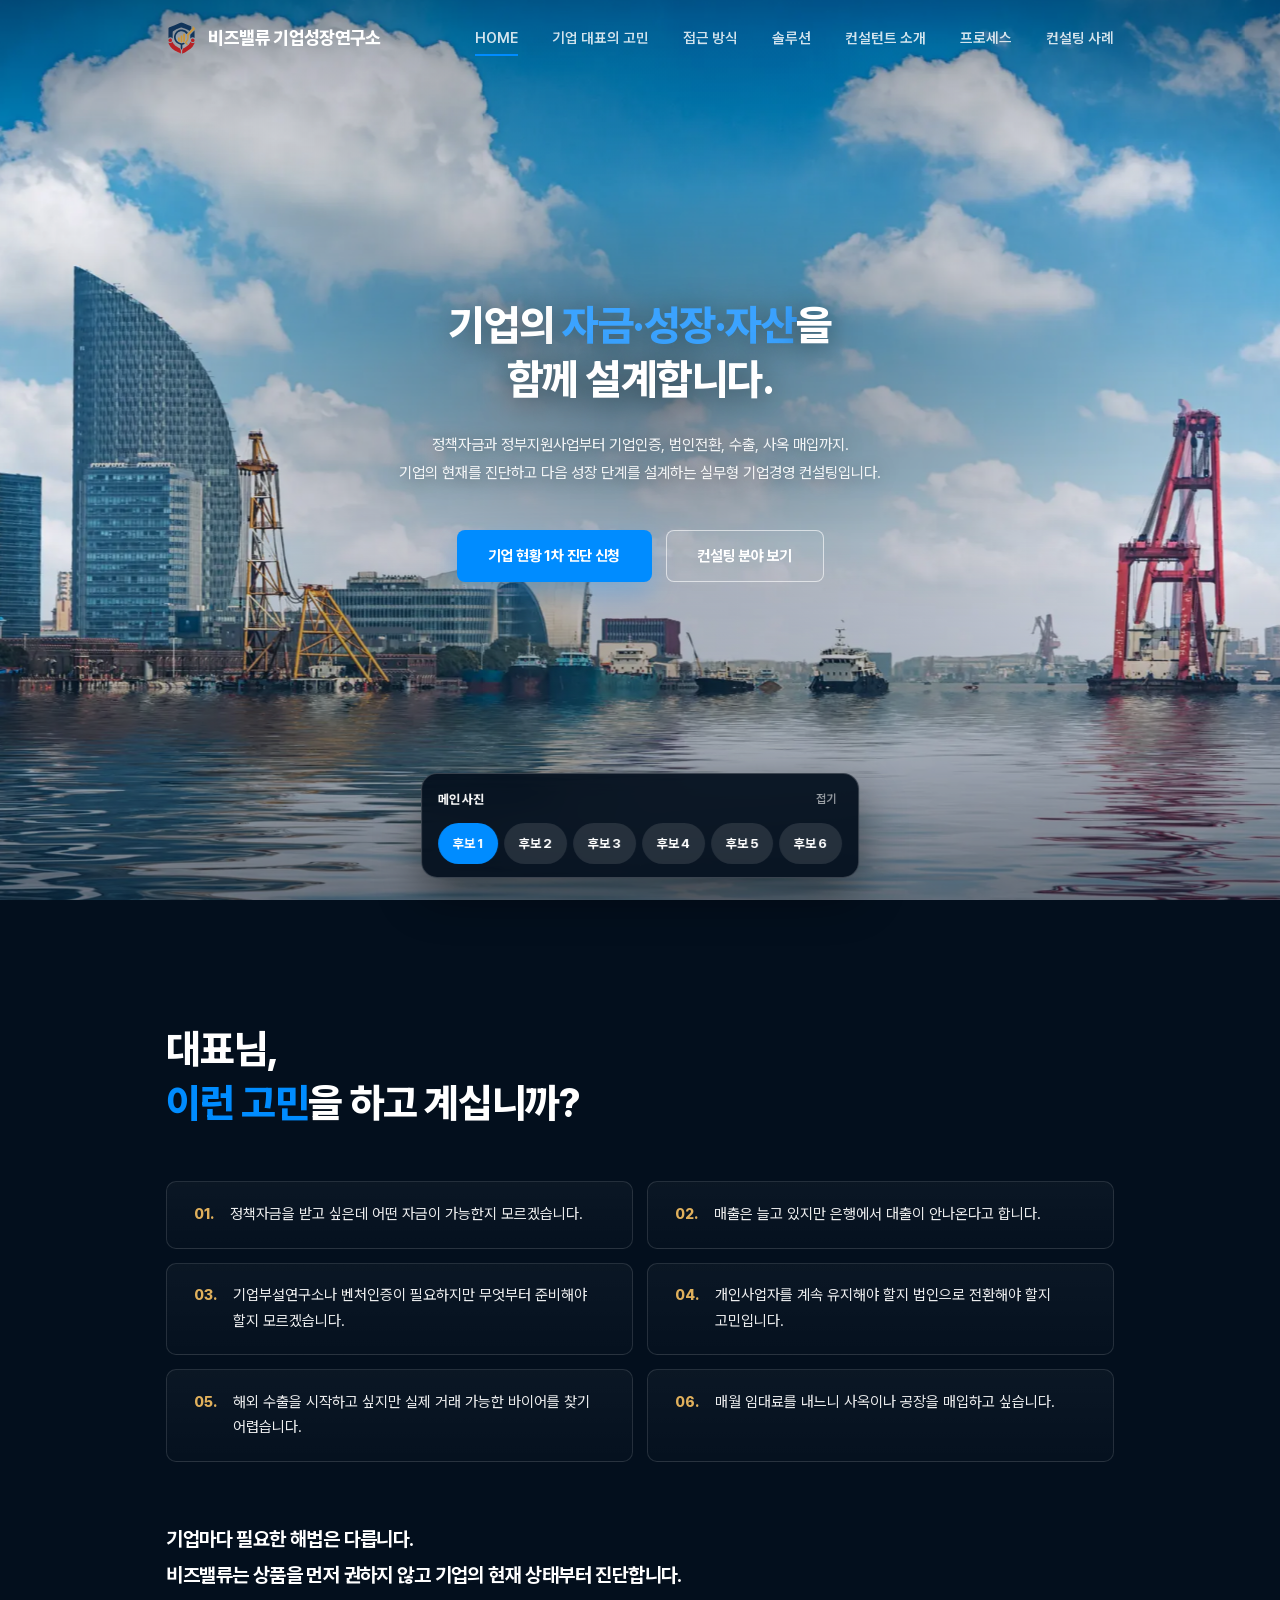
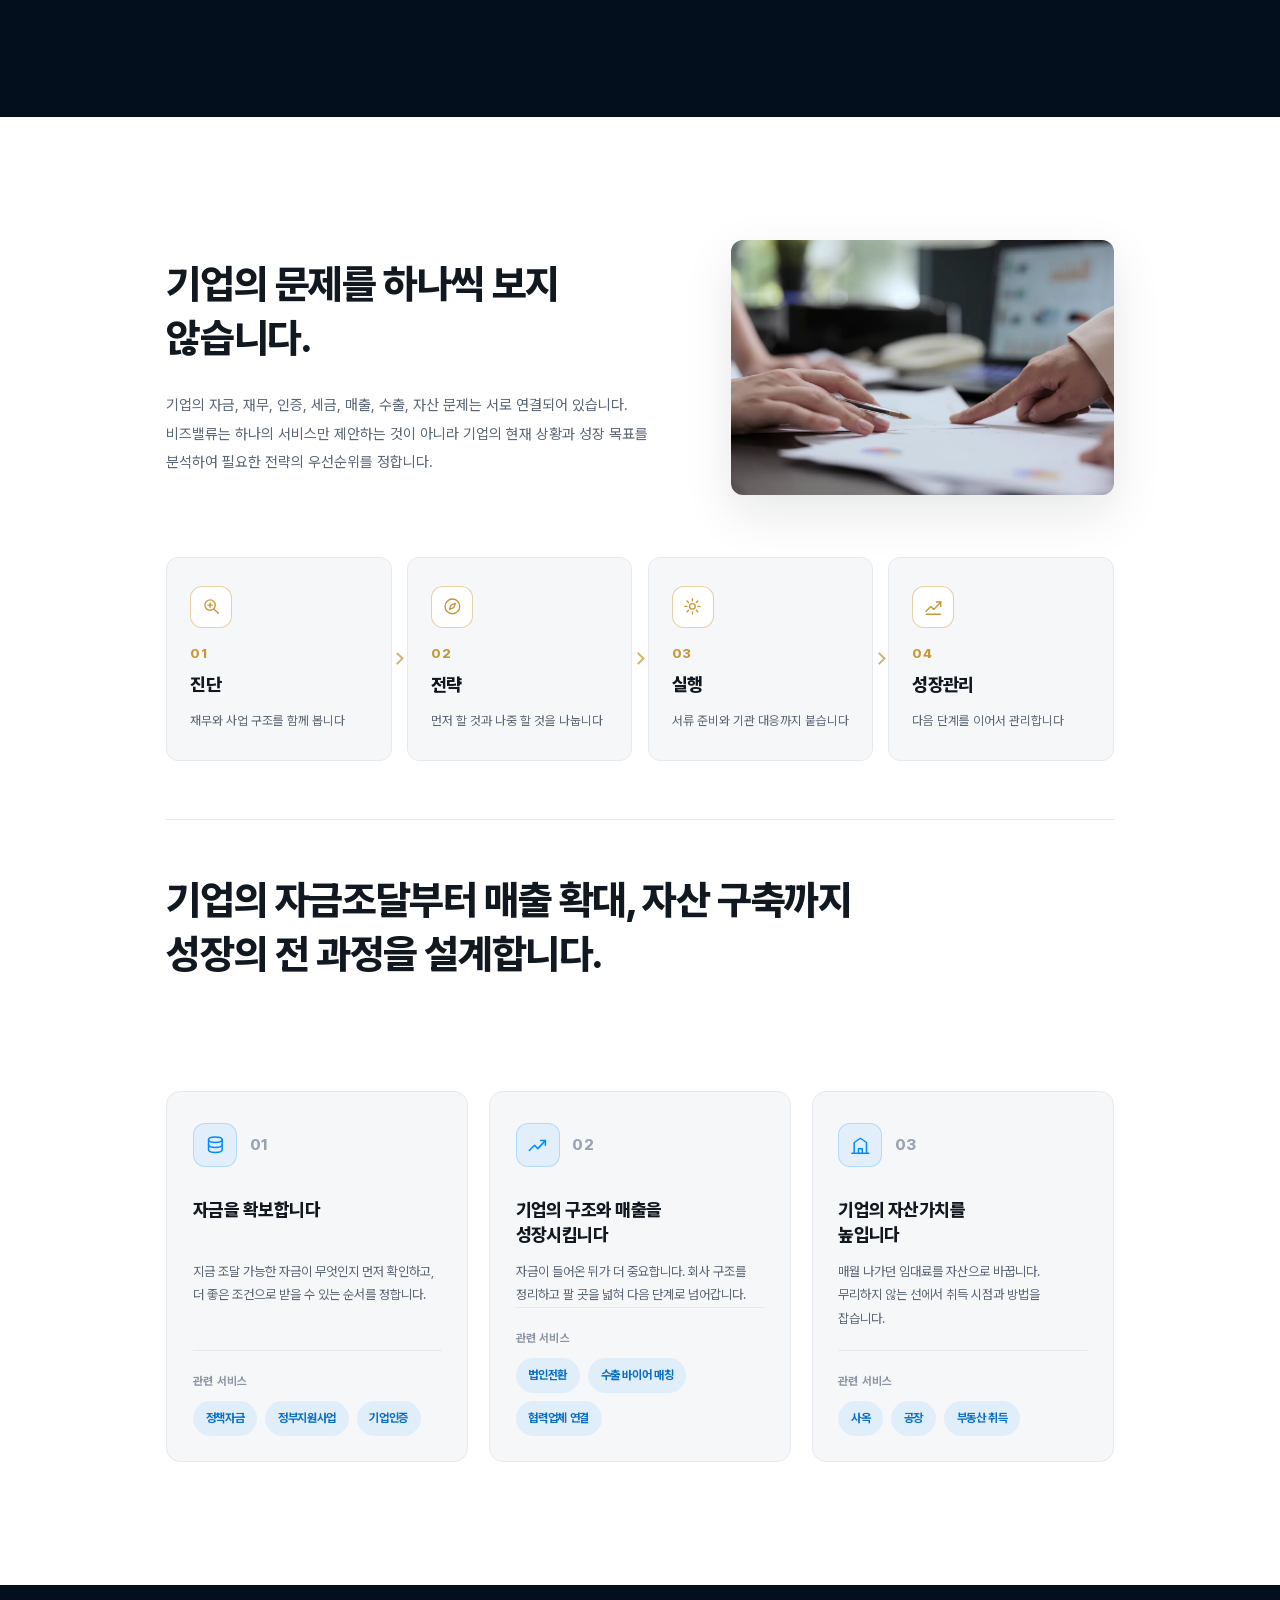
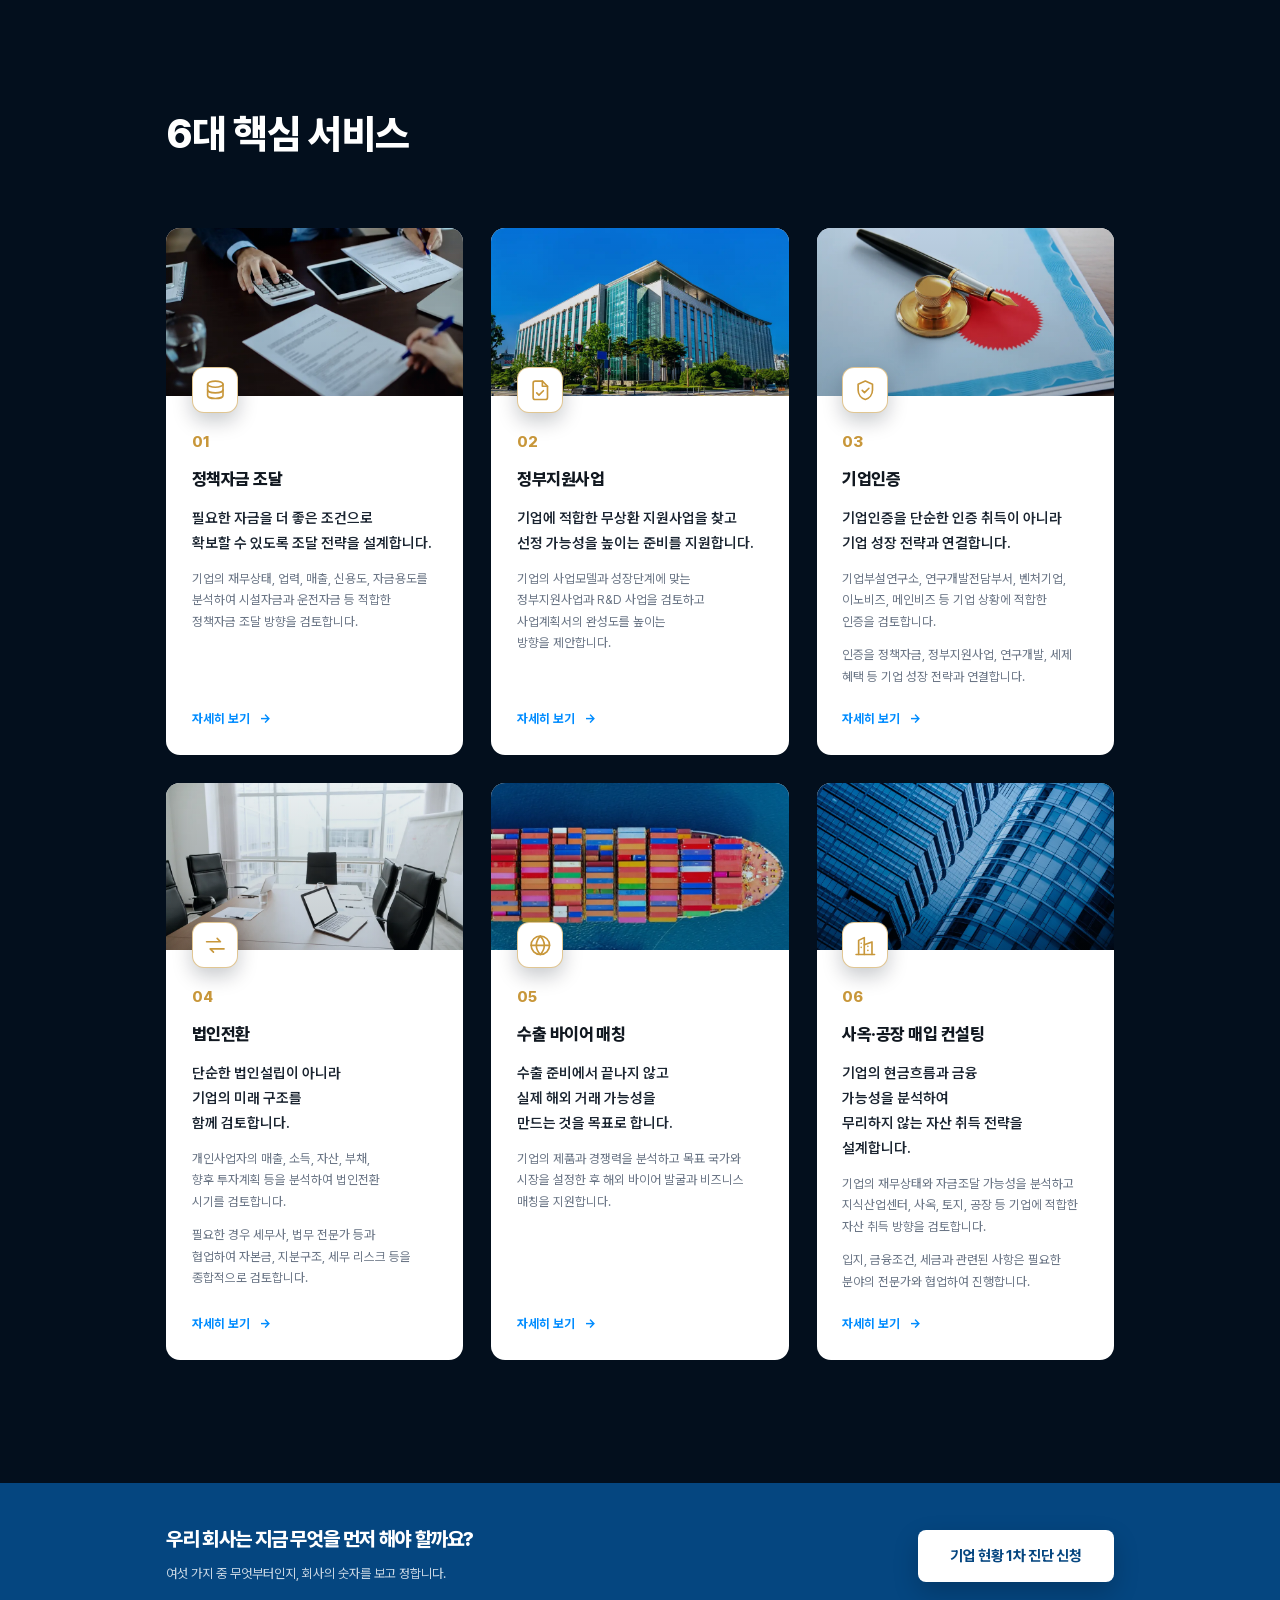
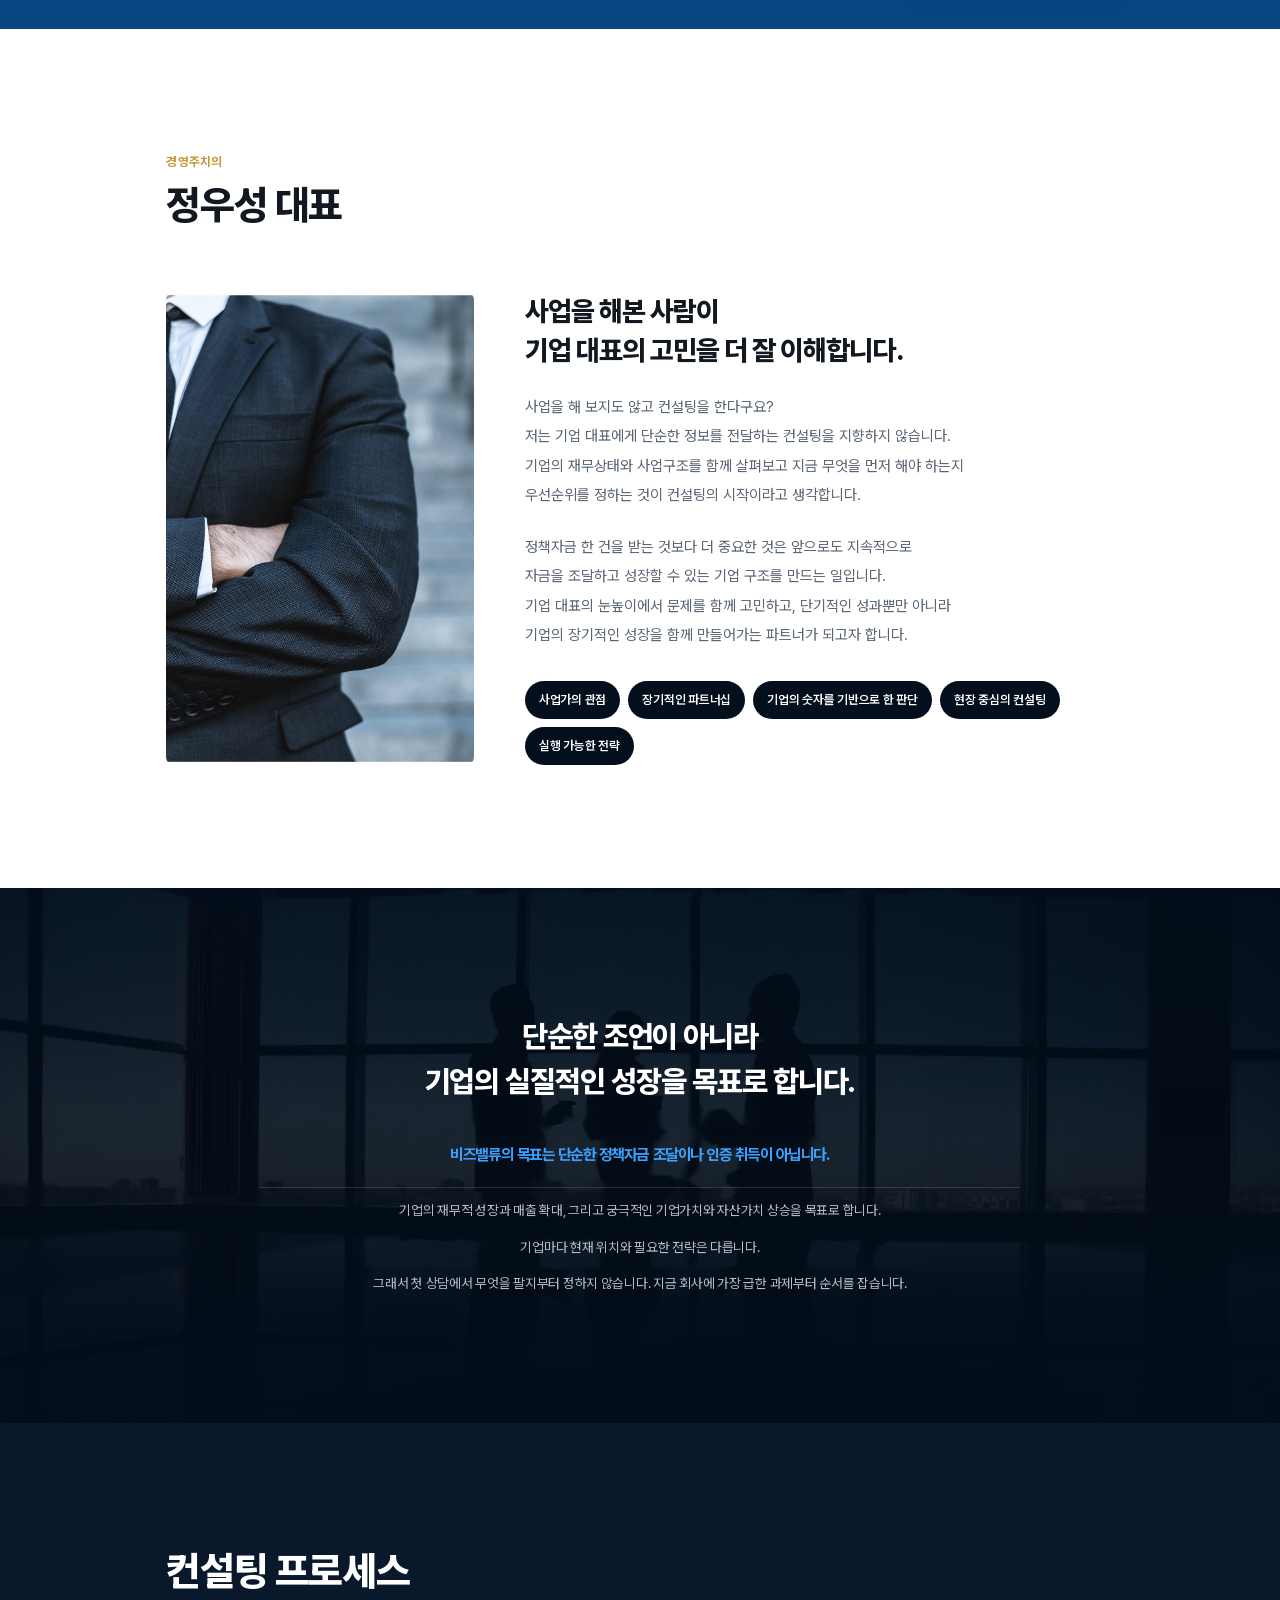
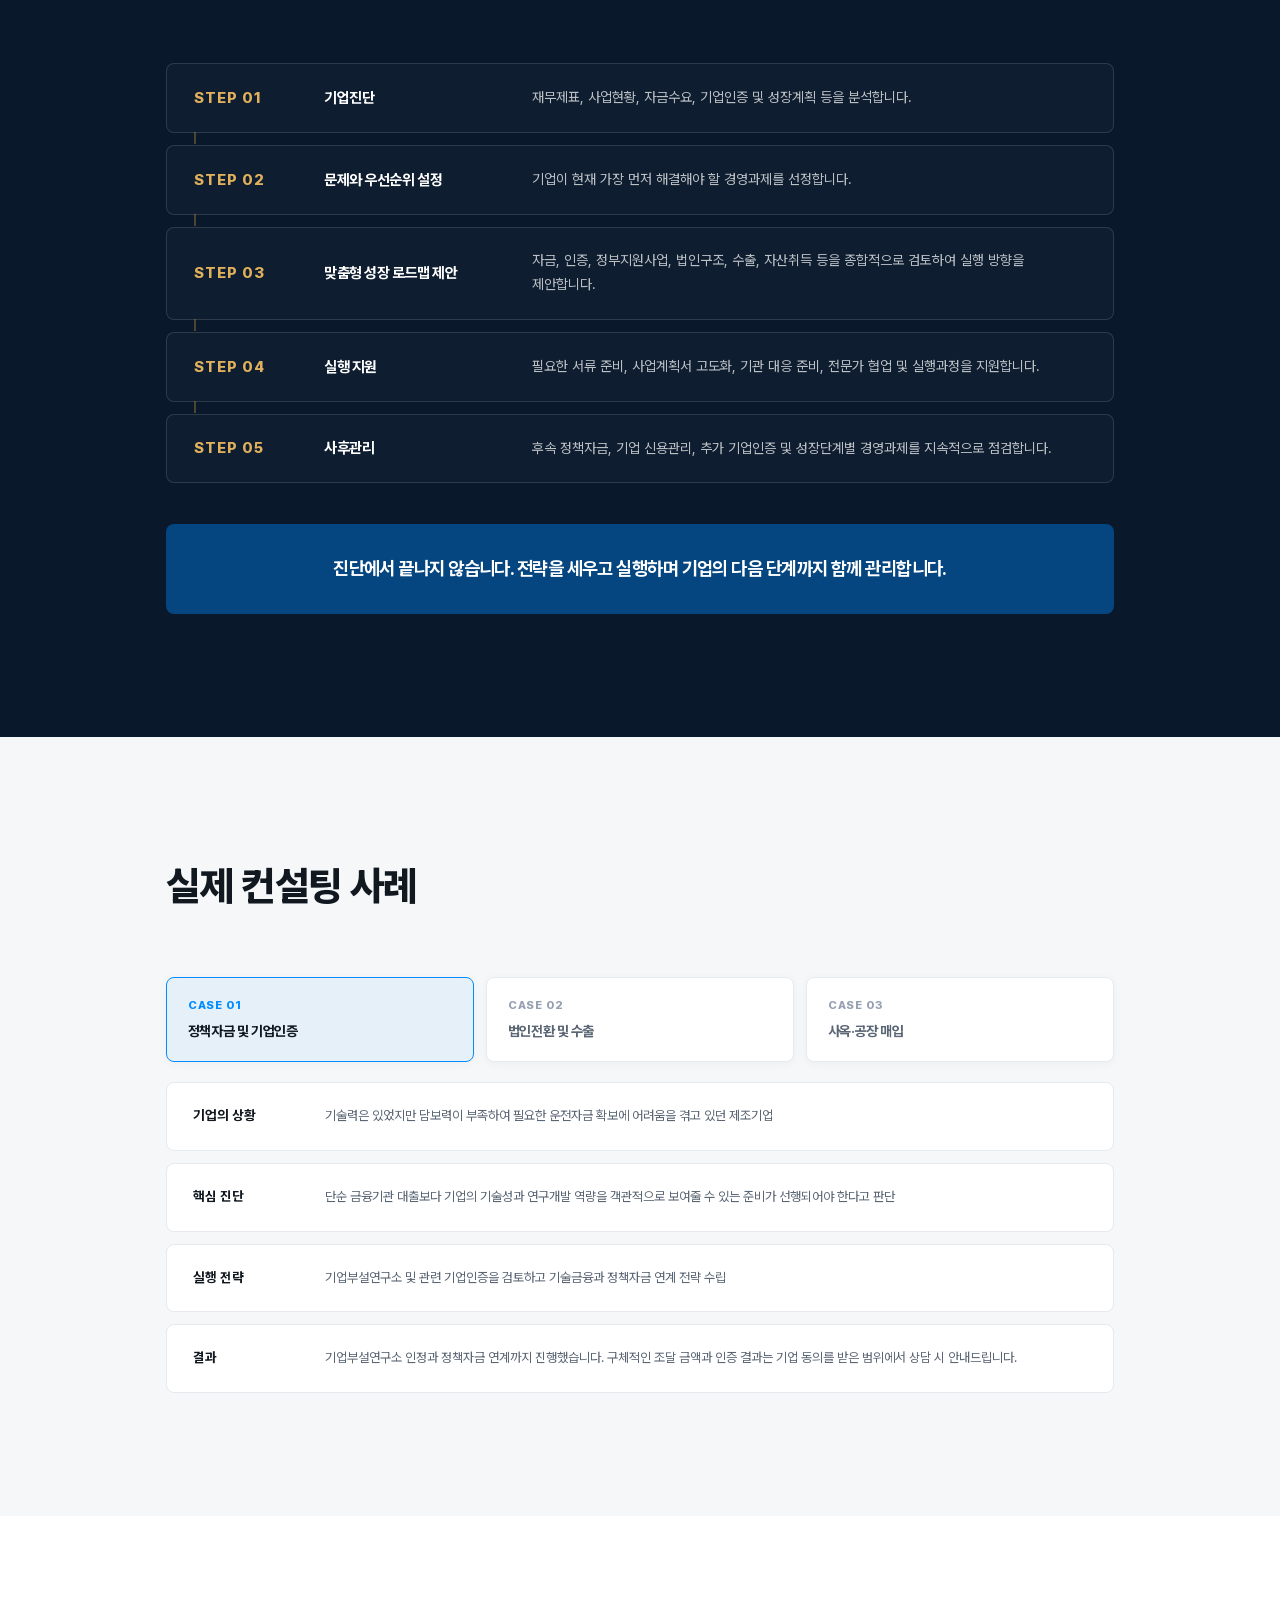
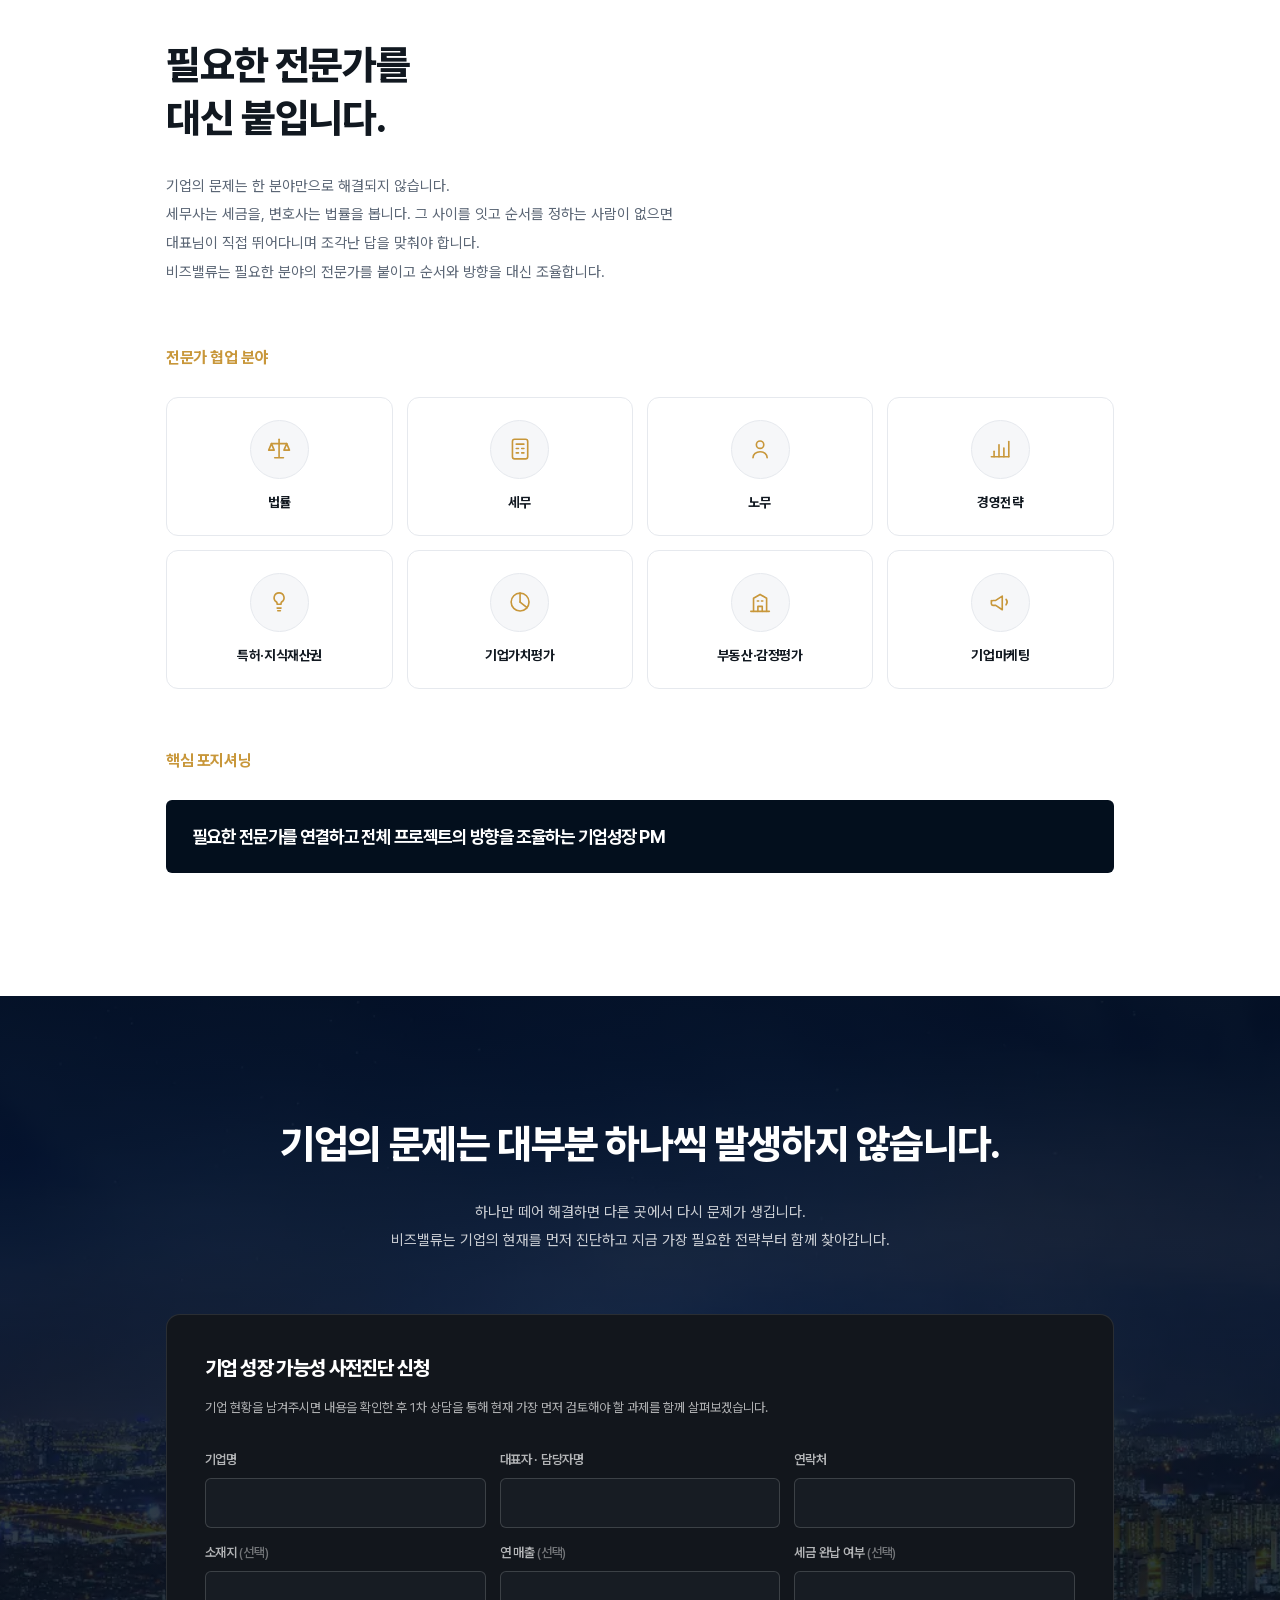
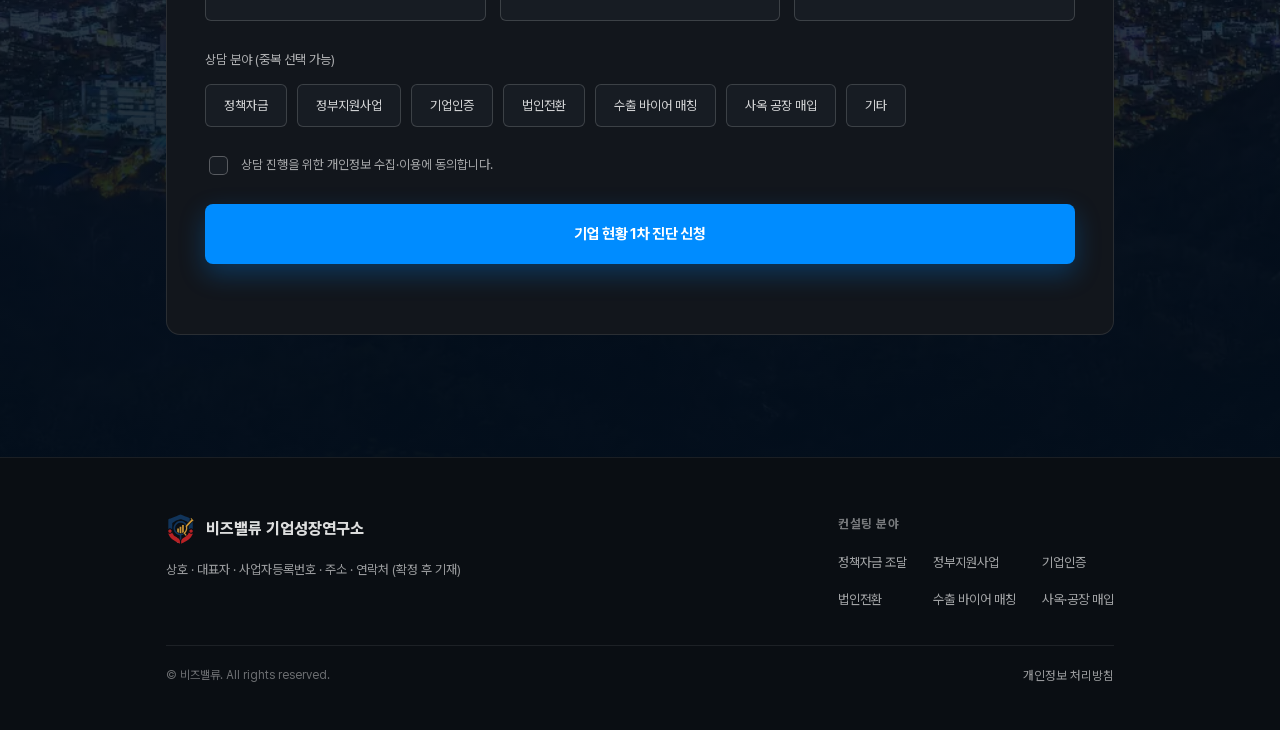
<file: index.html>
<!DOCTYPE html>
<html lang="ko">
<head>
<meta charset="utf-8">
<meta name="viewport" content="width=device-width, initial-scale=1, viewport-fit=cover">
<title>비즈밸류 기업성장연구소 | 기업의 자금·성장·자산을 함께 설계합니다</title>
<meta name="description" content="정책자금과 정부지원사업부터 기업인증, 법인전환, 수출, 사옥 매입까지. 기업의 현재를 진단하고 다음 성장 단계를 설계하는 실무형 기업경영 컨설팅입니다.">
<!-- 초안 단계: 검색 노출 차단. 정식 공개 시 아래 robots 줄과 robots.txt를 삭제하세요. -->
<meta name="robots" content="noindex, nofollow">
<meta property="og:type" content="website">
<meta property="og:title" content="비즈밸류 기업성장연구소 | 기업의 자금·성장·자산을 함께 설계합니다">
<meta property="og:description" content="기업의 현재를 진단하고 다음 성장 단계를 설계하는 실무형 기업경영 컨설팅.">
<!-- webp 를 지원하지 않는 브라우저는 type 을 보고 이 preload 를 건너뜁니다 (jpg 는 CSS 폴백으로 받습니다) -->
<link rel="preload" as="image" type="image/webp" href="assets/img/hero.webp">
<!-- 정식 도메인이 정해지면 아래 canonical / og:url / og:image 의 주소를 새 도메인으로 바꿔야 합니다. -->
<link rel="canonical" href="https://vdirectors00-blip.github.io/Chief-physician/">
<meta property="og:url" content="https://vdirectors00-blip.github.io/Chief-physician/">
<meta property="og:site_name" content="비즈밸류 기업성장연구소">
<meta property="og:locale" content="ko_KR">
<meta property="og:image" content="https://vdirectors00-blip.github.io/Chief-physician/assets/img/hero.jpg">
<meta name="twitter:card" content="summary_large_image">
<link rel="icon" href="assets/img/favicon.ico" sizes="any">
<link rel="apple-touch-icon" href="assets/img/apple-touch-icon.png">
<meta name="theme-color" content="#030f1d">
<link rel="preload" as="font" type="font/woff2" href="assets/fonts/PretendardVariable.subset.woff2" crossorigin>
<link rel="stylesheet" href="assets/css/style.css">
<!-- ============================================================
     TODO:GA4  구글 애널리틱스 측정 ID (G- 로 시작) 를 아래 따옴표 안에 넣으면
     수집이 시작됩니다. 비워두면 아무것도 불러오지 않고 전송하지도 않습니다.
     TODO:WEBHOOK  신청 접수를 문자·알림톡으로 받으려면 중계 주소를 넣습니다.
     (정적 사이트라 알리고를 직접 호출할 수 없어 중계가 하나 필요합니다)
     ============================================================ -->
<script>
  window.GA_ID = "";
  window.LEAD_WEBHOOK = "";
</script>
<script>
  (function () {
    var id = window.GA_ID;
    if (!id || id.indexOf("G-") !== 0) return;
    var s = document.createElement("script");
    s.async = 1; s.src = "https://www.googletagmanager.com/gtag/js?id=" + id;
    document.head.appendChild(s);
    window.dataLayer = window.dataLayer || [];
    window.gtag = function () { dataLayer.push(arguments); };
    gtag("js", new Date());
    gtag("config", id);
  })();
</script>
</head>
<body>

<!-- ============================================================
     채워 넣어야 할 값 (전부 이 파일 안에서 검색됨)
     · TODO:TEL      전화번호
     · TODO:KAKAO    카카오톡 채널 주소
     · TODO:INSTA    인스타그램 주소
     · TODO:FORM     Formspree 폼 주소
     · TODO:LOGO     비즈밸류 로고 이미지 (현재는 텍스트 워드마크)
     · TODO:BIZ      사업자 상호·등록번호·주소
     ============================================================ -->

<a class="skip" href="#main">본문 바로가기</a>

<header class="header" id="header">
  <div class="container header__inner">
    <a class="logo" href="#top"><img class="logo__mark" src="assets/img/logo.svg" alt="" aria-hidden="true" width="32" height="32"><span>비즈밸류 기업성장연구소</span></a>

    <nav class="nav" id="nav">
      <a href="#top" class="nav__link is-active">HOME</a>
      <a href="#worries" class="nav__link">기업 대표의 고민</a>
      <a href="#approach" class="nav__link">접근 방식</a>
      <a href="#services" class="nav__link">솔루션</a>
      <a href="#consultant" class="nav__link">컨설턴트 소개</a>
      <a href="#process" class="nav__link">프로세스</a>
      <a href="#cases" class="nav__link">컨설팅 사례</a>
    </nav>

    <button class="burger" id="burger" aria-label="메뉴 열기" aria-expanded="false" aria-controls="nav">
      <span></span><span></span><span></span>
    </button>
  </div>
</header>

<main id="main">

<!-- ─────────────── 히어로 ─────────────── -->
<section class="hero" id="top">
  <div class="hero__bg"></div>
  <div class="container hero__inner">
    <h1 class="hero__title reveal">기업의 <em>자금·성장·자산</em>을<br>함께 설계합니다.</h1>
    <p class="hero__lead reveal" data-delay="1">
      정책자금과 정부지원사업부터 기업인증, 법인전환, 수출, 사옥 매입까지.<br>
      기업의 현재를 진단하고 다음 성장 단계를 설계하는 실무형 기업경영 컨설팅입니다.
    </p>
    <div class="hero__cta reveal" data-delay="2">
      <a href="#apply" class="btn btn--primary" data-cta="hero">기업 현황 1차 진단 신청</a>
      <a href="#services" class="btn btn--ghost">컨설팅 분야 보기</a>
    </div>
  </div>
  <span class="hero__scroll" aria-hidden="true"></span>
</section>


<!-- ─────────────── 대표님 고민 ─────────────── -->
<section class="sec sec--navy" id="worries">
  <div class="container">
    <h2 class="h2 reveal">대표님,<br><em>이런 고민</em>을 하고 계십니까?</h2>

    <ul class="worries">
      <li class="worry reveal"><span class="worry__no">01.</span><span class="worry__txt">정책자금을 받고 싶은데 어떤 자금이 가능한지 모르겠습니다.</span></li>
      <li class="worry reveal"><span class="worry__no">02.</span><span class="worry__txt">매출은 늘고 있지만 은행에서 대출이 안나온다고 합니다.</span></li>
      <li class="worry reveal"><span class="worry__no">03.</span><span class="worry__txt">기업부설연구소나 벤처인증이 필요하지만 무엇부터 준비해야 할지 모르겠습니다.</span></li>
      <li class="worry reveal"><span class="worry__no">04.</span><span class="worry__txt">개인사업자를 계속 유지해야 할지 법인으로 전환해야 할지 고민입니다.</span></li>
      <li class="worry reveal"><span class="worry__no">05.</span><span class="worry__txt">해외 수출을 시작하고 싶지만 실제 거래 가능한 바이어를 찾기 어렵습니다.</span></li>
      <li class="worry reveal"><span class="worry__no">06.</span><span class="worry__txt">매월 임대료를 내느니 사옥이나 공장을 매입하고 싶습니다.</span></li>
    </ul>

    <p class="worries__closing reveal">
      기업마다 필요한 해법은 다릅니다.<br>
      비즈밸류는 상품을 먼저 권하지 않고 기업의 현재 상태부터 진단합니다.
    </p>
  </div>
</section>

<!-- ─────────────── 접근 방식 ─────────────── -->
<section class="sec sec--light" id="approach">
  <div class="container">
    <div class="lead2">
      <div class="lead2__txt">
        <h2 class="h2 h2--dark reveal">기업의 문제를 하나씩 보지 않습니다.</h2>
        <p class="body reveal">
          기업의 자금, 재무, 인증, 세금, 매출, 수출, 자산 문제는 서로 연결되어 있습니다.
          비즈밸류는 하나의 서비스만 제안하는 것이 아니라 기업의 현재 상황과 성장 목표를
          분석하여 필요한 전략의 우선순위를 정합니다.
        </p>
      </div>
      <figure class="lead2__fig reveal" data-delay="1">
        <picture>
          <source srcset="assets/img/approach-charts.webp" type="image/webp">
          <img src="assets/img/approach-charts.jpg" alt="" width="1200" height="800" loading="lazy">
        </picture>
      </figure>
    </div>

    <div class="steps reveal">
      <ol class="steps__list">
        <li class="step">
          <div class="step__icon" aria-hidden="true"><svg viewBox="0 0 24 24"><circle cx="10.5" cy="10.5" r="6"/><path d="M15.2 15.2L20 20"/><path d="M8 10.5h5M10.5 8v5"/></svg></div>
          <span class="step__dot">01</span>
          <span class="step__label">진단</span>
          <span class="step__desc">재무와 사업 구조를 함께 봅니다</span>
        </li>
        <li class="step">
          <div class="step__icon" aria-hidden="true"><svg viewBox="0 0 24 24"><circle cx="12" cy="12" r="8.5"/><path d="M15.5 8.5l-2 5-5 2 2-5z"/></svg></div>
          <span class="step__dot">02</span>
          <span class="step__label">전략</span>
          <span class="step__desc">먼저 할 것과 나중 할 것을 나눕니다</span>
        </li>
        <li class="step">
          <div class="step__icon" aria-hidden="true"><svg viewBox="0 0 24 24"><circle cx="12" cy="12" r="3.2"/><path d="M12 3.2v2.4M12 18.4v2.4M20.8 12h-2.4M5.6 12H3.2M18.2 5.8l-1.7 1.7M7.5 16.5l-1.7 1.7M18.2 18.2l-1.7-1.7M7.5 7.5L5.8 5.8"/></svg></div>
          <span class="step__dot">03</span>
          <span class="step__label">실행</span>
          <span class="step__desc">서류 준비와 기관 대응까지 붙습니다</span>
        </li>
        <li class="step">
          <div class="step__icon" aria-hidden="true"><svg viewBox="0 0 24 24"><path d="M3.5 17.5L9 12l3.5 3.5L20.5 7"/><path d="M15.5 7h5v5"/><path d="M4 21h16"/></svg></div>
          <span class="step__dot">04</span>
          <span class="step__label">성장관리</span>
          <span class="step__desc">다음 단계를 이어서 관리합니다</span>
        </li>
      </ol>
    </div>

    <div class="approach__split" id="values">
    <h2 class="h2 h2--dark h2--left reveal">기업의 자금조달부터 매출 확대, 자산 구축까지<br>성장의 전 과정을 설계합니다.</h2>

    <ol class="flow reveal">
      <li>자금 확보</li>
      <li>기업 경쟁력 강화</li>
      <li>매출 확대</li>
      <li>자산 구축</li>
    </ol>

    <div class="values">
      <article class="value reveal">
        <div class="value__head">
          <div class="value__icon" aria-hidden="true"><svg viewBox="0 0 24 24"><ellipse cx="12" cy="6.2" rx="7.2" ry="2.9"/><path d="M4.8 6.2v5.3c0 1.6 3.2 2.9 7.2 2.9s7.2-1.3 7.2-2.9V6.2"/><path d="M4.8 11.5v5.3c0 1.6 3.2 2.9 7.2 2.9s7.2-1.3 7.2-2.9v-5.3"/></svg></div>
          <p class="value__no">01</p>
        </div>
        <h3 class="value__title">자금을 확보합니다</h3>
        <p class="value__desc">지금 조달 가능한 자금이 무엇인지 먼저 확인하고, 더 좋은 조건으로 받을 수 있는 순서를 정합니다.</p>
        <p class="value__tagslabel">관련 서비스</p>
        <ul class="value__tags">
          <li><a href="services/policy-fund.html">정책자금</a></li>
          <li><a href="services/gov-program.html">정부지원사업</a></li>
          <li><a href="services/certification.html">기업인증</a></li>
        </ul>
      </article>

      <article class="value reveal" data-delay="1">
        <div class="value__head">
          <div class="value__icon" aria-hidden="true"><svg viewBox="0 0 24 24"><path d="M3.5 17.5L9 12l3.5 3.5L20.5 7"/><path d="M15.5 7h5v5"/></svg></div>
          <p class="value__no">02</p>
        </div>
        <h3 class="value__title">기업의 구조와 매출을 <br>성장시킵니다</h3>
        <p class="value__desc">자금이 들어온 뒤가 더 중요합니다. 회사 구조를 정리하고 팔 곳을 넓혀 다음 단계로 넘어갑니다.</p>
        <p class="value__tagslabel">관련 서비스</p>
        <ul class="value__tags">
          <li><a href="services/incorporation.html">법인전환</a></li>
          <li><a href="services/export.html">수출 바이어 매칭</a></li>
          <li><a href="#network">협력업체 연결</a></li>
        </ul>
      </article>

      <article class="value reveal" data-delay="2">
        <div class="value__head">
          <div class="value__icon" aria-hidden="true"><svg viewBox="0 0 24 24"><path d="M3 20.5h18"/><path d="M5.5 20.5V9l6.5-4.5L18.5 9v11.5"/><path d="M10 20.5v-5h4v5"/></svg></div>
          <p class="value__no">03</p>
        </div>
        <h3 class="value__title">기업의 자산가치를 <br>높입니다</h3>
        <p class="value__desc">매월 나가던 임대료를 자산으로 바꿉니다. 무리하지 않는 선에서 취득 시점과 방법을 잡습니다.</p>
        <p class="value__tagslabel">관련 서비스</p>
        <ul class="value__tags">
          <li><a href="services/asset.html">사옥</a></li>
          <li><a href="services/asset.html">공장</a></li>
          <li><a href="services/asset.html">부동산 취득</a></li>
        </ul>
      </article>
    </div>
    </div>
  </div>
</section>

<!-- ─────────────── 6대 핵심 서비스 ─────────────── -->
<section class="sec sec--navy" id="services">
  <div class="container">
    <h2 class="h2 h2--left reveal">6대 핵심 서비스</h2>

    <div class="cards">
      <article class="card reveal">
        <figure class="card__fig" aria-hidden="true"><picture><source srcset="assets/img/svc-fund.webp" type="image/webp"><img src="assets/img/svc-fund.jpg" alt="" width="920" height="518" loading="lazy"></picture></figure>
        <div class="card__icon" aria-hidden="true"><svg viewBox="0 0 24 24"><ellipse cx="12" cy="6" rx="7.5" ry="3"/><path d="M4.5 6v5.5c0 1.7 3.4 3 7.5 3s7.5-1.3 7.5-3V6"/><path d="M4.5 11.5V17c0 1.7 3.4 3 7.5 3s7.5-1.3 7.5-3v-5.5"/></svg></div>
        <p class="card__no">01</p>
        <h3 class="card__title">정책자금 조달</h3>
        <p class="card__lead">필요한 자금을 더 좋은 조건으로 <br>확보할 수 있도록 조달 전략을 설계합니다.</p>
        <p class="card__desc">기업의 재무상태, 업력, 매출, 신용도, 자금용도를 분석하여 시설자금과 운전자금 등 적합한 정책자금 조달 방향을 검토합니다.</p>
        <a class="card__more" href="services/policy-fund.html">자세히 보기 <span aria-hidden="true">&rarr;</span></a>
      </article>

      <article class="card reveal" data-delay="1">
        <figure class="card__fig" aria-hidden="true"><picture><source srcset="assets/img/svc-gov.webp" type="image/webp"><img src="assets/img/svc-gov.jpg" alt="" width="920" height="518" loading="lazy"></picture></figure>
        <div class="card__icon" aria-hidden="true"><svg viewBox="0 0 24 24"><path d="M14 3H7a2 2 0 0 0-2 2v14a2 2 0 0 0 2 2h10a2 2 0 0 0 2-2V8z"/><path d="M14 3v5h5"/><path d="M8.5 14.5l2.2 2.2 4.3-4.3"/></svg></div>
        <p class="card__no">02</p>
        <h3 class="card__title">정부지원사업</h3>
        <p class="card__lead">기업에 적합한 무상환 지원사업을 찾고 <br>선정 가능성을 높이는 준비를 지원합니다.</p>
        <p class="card__desc">기업의 사업모델과 성장단계에 맞는 정부지원사업과 R&amp;D 사업을 검토하고 사업계획서의 완성도를 높이는 방향을 제안합니다.</p>
        <a class="card__more" href="services/gov-program.html">자세히 보기 <span aria-hidden="true">&rarr;</span></a>
      </article>

      <article class="card reveal" data-delay="2">
        <figure class="card__fig" aria-hidden="true"><picture><source srcset="assets/img/svc-cert.webp" type="image/webp"><img src="assets/img/svc-cert.jpg" alt="" width="920" height="518" loading="lazy"></picture></figure>
        <div class="card__icon" aria-hidden="true"><svg viewBox="0 0 24 24"><path d="M12 3l7 3v5.7c0 4.3-2.9 8-7 9.3-4.1-1.3-7-5-7-9.3V6z"/><path d="M9 12l2.2 2.2L15.5 10"/></svg></div>
        <p class="card__no">03</p>
        <h3 class="card__title">기업인증</h3>
        <p class="card__lead">기업인증을 단순한 인증 취득이 아니라 <br>기업 성장 전략과 연결합니다.</p>
        <p class="card__desc">기업부설연구소, 연구개발전담부서, 벤처기업, 이노비즈, 메인비즈 등 기업 상황에 적합한 인증을 검토합니다.</p>
        <p class="card__desc">인증을 정책자금, 정부지원사업, 연구개발, 세제 혜택 등 기업 성장 전략과 연결합니다.</p>
        <a class="card__more" href="services/certification.html">자세히 보기 <span aria-hidden="true">&rarr;</span></a>
      </article>

      <article class="card reveal">
        <figure class="card__fig" aria-hidden="true"><picture><source srcset="assets/img/svc-inc.webp" type="image/webp"><img src="assets/img/svc-inc.jpg" alt="" width="920" height="518" loading="lazy"></picture></figure>
        <div class="card__icon" aria-hidden="true"><svg viewBox="0 0 24 24"><path d="M3.5 8.5h13.5l-3.2-3.2"/><path d="M20.5 15.5H7l3.2 3.2"/></svg></div>
        <p class="card__no">04</p>
        <h3 class="card__title">법인전환</h3>
        <p class="card__lead">단순한 법인설립이 아니라 기업의 미래 구조를 <br>함께 검토합니다.</p>
        <p class="card__desc">개인사업자의 매출, 소득, 자산, 부채, 향후 투자계획 등을 분석하여 법인전환 시기를 검토합니다.</p>
        <p class="card__desc">필요한 경우 세무사, 법무 전문가 등과 협업하여 자본금, 지분구조, 세무 리스크 등을 종합적으로 검토합니다.</p>
        <a class="card__more" href="services/incorporation.html">자세히 보기 <span aria-hidden="true">&rarr;</span></a>
      </article>

      <article class="card reveal" data-delay="1">
        <figure class="card__fig" aria-hidden="true"><picture><source srcset="assets/img/svc-export.webp" type="image/webp"><img src="assets/img/svc-export.jpg" alt="" width="920" height="518" loading="lazy"></picture></figure>
        <div class="card__icon" aria-hidden="true"><svg viewBox="0 0 24 24"><circle cx="12" cy="12" r="9"/><path d="M3 12h18"/><path d="M12 3c2.6 2.8 3.9 5.8 3.9 9s-1.3 6.2-3.9 9c-2.6-2.8-3.9-5.8-3.9-9S9.4 5.8 12 3z"/></svg></div>
        <p class="card__no">05</p>
        <h3 class="card__title">수출 바이어 매칭</h3>
        <p class="card__lead">수출 준비에서 끝나지 않고 <br>실제 해외 거래 가능성을 <br>만드는 것을 목표로 합니다.</p>
        <p class="card__desc">기업의 제품과 경쟁력을 분석하고 목표 국가와 시장을 설정한 후 해외 바이어 발굴과 비즈니스 매칭을 지원합니다.</p>
        <a class="card__more" href="services/export.html">자세히 보기 <span aria-hidden="true">&rarr;</span></a>
      </article>

      <article class="card reveal" data-delay="2">
        <figure class="card__fig" aria-hidden="true"><picture><source srcset="assets/img/svc-asset.webp" type="image/webp"><img src="assets/img/svc-asset.jpg" alt="" width="920" height="518" loading="lazy"></picture></figure>
        <div class="card__icon" aria-hidden="true"><svg viewBox="0 0 24 24"><path d="M3 21h18"/><path d="M5.5 21V7.2L11 4.5V21"/><path d="M11 11.5l7.5-2.8V21"/><path d="M8 10h.01M8 14h.01M14.5 13h.01M14.5 17h.01"/></svg></div>
        <p class="card__no">06</p>
        <h3 class="card__title">사옥·공장 매입 컨설팅</h3>
        <p class="card__lead">기업의 현금흐름과 금융 가능성을 분석하여 <br>무리하지 않는 자산 취득 전략을 설계합니다.</p>
        <p class="card__desc">기업의 재무상태와 자금조달 가능성을 분석하고 지식산업센터, 사옥, 토지, 공장 등 기업에 적합한 자산 취득 방향을 검토합니다.</p>
        <p class="card__desc">입지, 금융조건, 세금과 관련된 사항은 필요한 분야의 전문가와 협업하여 진행합니다.</p>
        <a class="card__more" href="services/asset.html">자세히 보기 <span aria-hidden="true">&rarr;</span></a>
      </article>
    </div>
  </div>
</section>

<!-- ─────────────── 중간 CTA ─────────────── -->
<section class="midcta">
  <div class="container midcta__inner">
    <div class="midcta__txt">
      <p class="midcta__title">우리 회사는 지금 무엇을 먼저 해야 할까요?</p>
      <p class="midcta__sub">여섯 가지 중 무엇부터인지, 회사의 숫자를 보고 정합니다.</p>
    </div>
    <a class="btn btn--primary" href="#apply" data-cta="mid">기업 현황 1차 진단 신청</a>
  </div>
</section>

<!-- ─────────────── 컨설턴트 소개 ─────────────── -->
<section class="sec sec--light" id="consultant">
  <div class="container">
    <p class="eyebrow reveal">경영주치의</p>
    <h2 class="h2 h2--dark h2--left reveal">정우성 대표</h2>

    <div class="profile">
      <div class="profile__photo reveal">
        <!-- 정우성 대표 실제 프로필 사진으로 교체 예정 -->
        <img src="assets/img/profile.jpg" alt="정우성 대표" width="582" height="710" loading="lazy">
      </div>

      <div class="profile__body reveal" data-delay="1">
        <h3 class="profile__title">사업을 해본 사람이<br>기업 대표의 고민을 더 잘 이해합니다.</h3>

        <p class="profile__txt">
          사업을 해 보지도 않고 컨설팅을 한다구요?<br>
          저는 기업 대표에게 단순한 정보를 전달하는 컨설팅을 지향하지 않습니다.<br>
          기업의 재무상태와 사업구조를 함께 살펴보고 지금 무엇을 먼저 해야 하는지<br>
          우선순위를 정하는 것이 컨설팅의 시작이라고 생각합니다.
        </p>
        <p class="profile__txt">
          정책자금 한 건을 받는 것보다 더 중요한 것은 앞으로도 지속적으로<br>
          자금을 조달하고 성장할 수 있는 기업 구조를 만드는 일입니다.<br>
          기업 대표의 눈높이에서 문제를 함께 고민하고, 단기적인 성과뿐만 아니라<br>
          기업의 장기적인 성장을 함께 만들어가는 파트너가 되고자 합니다.
        </p>

        <ul class="tags">
          <li class="tag">사업가의 관점</li>
          <li class="tag">장기적인 파트너십</li>
          <li class="tag">기업의 숫자를 기반으로 한 판단</li>
          <li class="tag">현장 중심의 컨설팅</li>
          <li class="tag">실행 가능한 전략</li>
        </ul>
      </div>
    </div>
  </div>
</section>

<!-- ─────────────── 선언 배너 ─────────────── -->
<section class="band band--photo" id="philosophy">
  <div class="band__bg" aria-hidden="true"></div>
  <div class="container">
    <p class="band__txt reveal">단순한 조언이 아니라<br>기업의 실질적인 성장을 목표로 합니다.</p>

    <div class="creed reveal">
      <p class="creed__lead">비즈밸류의 목표는 단순한 정책자금 조달이나 인증 취득이 아닙니다.</p>
      <p class="creed__txt">기업의 재무적 성장과 매출 확대, 그리고 궁극적인 기업가치와 자산가치 상승을 목표로 합니다.</p>
      <p class="creed__txt">기업마다 현재 위치와 필요한 전략은 다릅니다.</p>
      <p class="creed__txt">그래서 첫 상담에서 무엇을 팔지부터 정하지 않습니다. 지금 회사에 가장 급한 과제부터 순서를 잡습니다.</p>
    </div>
  </div>
</section>

<!-- ─────────────── 컨설팅 프로세스 ─────────────── -->
<section class="sec sec--navy2" id="process">
  <div class="container">
    <h2 class="h2 h2--left reveal">컨설팅 프로세스</h2>

    <ol class="steplist">
      <li class="steprow reveal">
        <span class="steprow__no">STEP 01</span>
        <span class="steprow__name">기업진단</span>
        <span class="steprow__desc">재무제표, 사업현황, 자금수요, 기업인증 및 성장계획 등을 분석합니다.</span>
      </li>
      <li class="steprow reveal">
        <span class="steprow__no">STEP 02</span>
        <span class="steprow__name">문제와 우선순위 설정</span>
        <span class="steprow__desc">기업이 현재 가장 먼저 해결해야 할 경영과제를 선정합니다.</span>
      </li>
      <li class="steprow reveal">
        <span class="steprow__no">STEP 03</span>
        <span class="steprow__name">맞춤형 성장 로드맵 제안</span>
        <span class="steprow__desc">자금, 인증, 정부지원사업, 법인구조, 수출, 자산취득 등을 종합적으로 검토하여 실행 방향을 제안합니다.</span>
      </li>
      <li class="steprow reveal">
        <span class="steprow__no">STEP 04</span>
        <span class="steprow__name">실행 지원</span>
        <span class="steprow__desc">필요한 서류 준비, 사업계획서 고도화, 기관 대응 준비, 전문가 협업 및 실행과정을 지원합니다.</span>
      </li>
      <li class="steprow reveal">
        <span class="steprow__no">STEP 05</span>
        <span class="steprow__name">사후관리</span>
        <span class="steprow__desc">후속 정책자금, 기업 신용관리, 추가 기업인증 및 성장단계별 경영과제를 지속적으로 점검합니다.</span>
      </li>
    </ol>

    <p class="notice reveal">진단에서 끝나지 않습니다. 전략을 세우고 실행하며 기업의 다음 단계까지 함께 관리합니다.</p>
  </div>
</section>

<!-- ─────────────── 실제 컨설팅 사례 ─────────────── -->
<section class="sec sec--soft" id="cases">
  <div class="container">
    <h2 class="h2 h2--dark h2--left reveal">실제 컨설팅 사례</h2>

    <div class="case reveal">
      <div class="case__tabs" role="tablist">
        <button type="button" role="tab" class="case__tab is-active" data-case="01" aria-selected="true" id="caseTab01" aria-controls="casePanel01" tabindex="0"><span>CASE 01</span>정책자금 및 기업인증</button>
        <button type="button" role="tab" class="case__tab" data-case="02" aria-selected="false" id="caseTab02" aria-controls="casePanel02" tabindex="-1"><span>CASE 02</span>법인전환 및 수출</button>
        <button type="button" role="tab" class="case__tab" data-case="03" aria-selected="false" id="caseTab03" aria-controls="casePanel03" tabindex="-1"><span>CASE 03</span>사옥·공장 매입</button>
      </div>

      <dl class="case__rows" data-case="01" role="tabpanel" id="casePanel01" aria-labelledby="caseTab01">
          <div class="case__row"><dt>기업의 상황</dt><dd>기술력은 있었지만 담보력이 부족하여 필요한 운전자금 확보에 어려움을 겪고 있던 제조기업</dd></div>
          <div class="case__row"><dt>핵심 진단</dt><dd>단순 금융기관 대출보다 기업의 기술성과 연구개발 역량을 객관적으로 보여줄 수 있는 준비가 선행되어야 한다고 판단</dd></div>
          <div class="case__row"><dt>실행 전략</dt><dd>기업부설연구소 및 관련 기업인증을 검토하고 기술금융과 정책자금 연계 전략 수립</dd></div>
          <div class="case__row"><dt>결과</dt><dd>기업부설연구소 인정과 정책자금 연계까지 진행했습니다. 구체적인 조달 금액과 인증 결과는 기업 동의를 받은 범위에서 상담 시 안내드립니다.</dd></div>
      </dl>
      <dl class="case__rows is-hidden" data-case="02" role="tabpanel" id="casePanel02" aria-labelledby="caseTab02">
          <div class="case__row"><dt>기업의 상황</dt><dd class="is-empty">자료 확정 후 기재</dd></div>
          <div class="case__row"><dt>핵심 진단</dt><dd class="is-empty">자료 확정 후 기재</dd></div>
          <div class="case__row"><dt>실행 전략</dt><dd class="is-empty">자료 확정 후 기재</dd></div>
          <div class="case__row"><dt>결과</dt><dd class="is-empty">자료 확정 후 기재</dd></div>
      </dl>
      <dl class="case__rows is-hidden" data-case="03" role="tabpanel" id="casePanel03" aria-labelledby="caseTab03">
          <div class="case__row"><dt>기업의 상황</dt><dd class="is-empty">자료 확정 후 기재</dd></div>
          <div class="case__row"><dt>핵심 진단</dt><dd class="is-empty">자료 확정 후 기재</dd></div>
          <div class="case__row"><dt>실행 전략</dt><dd class="is-empty">자료 확정 후 기재</dd></div>
          <div class="case__row"><dt>결과</dt><dd class="is-empty">자료 확정 후 기재</dd></div>
      </dl>
    </div>
  </div>
</section>

<!-- ─────────────── 전문가 협업 ─────────────── -->
<section class="sec sec--light" id="network">
  <div class="container">
    <h2 class="h2 h2--dark h2--left reveal">필요한 전문가를<br>대신 붙입니다.</h2>
    <p class="body body--left reveal">
      기업의 문제는 한 분야만으로 해결되지 않습니다.<br>
      세무사는 세금을, 변호사는 법률을 봅니다. 그 사이를 잇고 순서를 정하는 사람이 없으면<br>
      대표님이 직접 뛰어다니며 조각난 답을 맞춰야 합니다.<br>
      비즈밸류는 필요한 분야의 전문가를 붙이고 순서와 방향을 대신 조율합니다.
    </p>

    <h3 class="mini reveal">전문가 협업 분야</h3>
    <!-- ============================================================
         협업 전문가 프로필 자리.
         사진과 이름을 받으면 각 카드에서
         · .expert__ph 안의 <svg> 를 <img src="..." alt=""> 로 바꾸고
         · .expert__field 아래에 <p class="expert__name">이름 직함</p>
           <p class="expert__org">소속</p> 두 줄을 추가하면 됩니다.
         자격사의 고유 업무를 직접 수행하는 것처럼 보이지 않도록
         "협업" 표기를 지운 채로 쓰지 마십시오.
         ============================================================ -->
    <ul class="experts reveal">
      <li class="expert">
        <div class="expert__ph" aria-hidden="true"><svg viewBox="0 0 24 24"><path d="M12 3v16"/><path d="M5 7h14"/><path d="M5 7L2.5 13h5z"/><path d="M19 7l-2.5 6h5z"/><path d="M8 20h8"/></svg></div>
        <p class="expert__field">법률</p>
      </li>
      <li class="expert">
        <div class="expert__ph" aria-hidden="true"><svg viewBox="0 0 24 24"><rect x="5" y="3" width="14" height="18" rx="2"/><path d="M8.5 7.5h7"/><path d="M8.5 11.5h2M13.5 11.5h2"/><path d="M8.5 15.5h2M13.5 15.5h2"/></svg></div>
        <p class="expert__field">세무</p>
      </li>
      <li class="expert">
        <div class="expert__ph" aria-hidden="true"><svg viewBox="0 0 24 24"><circle cx="12" cy="8" r="3.4"/><path d="M5.5 20c0-3.3 2.9-5.6 6.5-5.6s6.5 2.3 6.5 5.6"/></svg></div>
        <p class="expert__field">노무</p>
      </li>
      <li class="expert">
        <div class="expert__ph" aria-hidden="true"><svg viewBox="0 0 24 24"><path d="M4 19h16"/><path d="M6.5 19v-5"/><path d="M11 19V8"/><path d="M15.5 19v-8"/><path d="M20 19V5"/></svg></div>
        <p class="expert__field">경영전략</p>
      </li>
      <li class="expert">
        <div class="expert__ph" aria-hidden="true"><svg viewBox="0 0 24 24"><path d="M12 3.5a4.5 4.5 0 0 0-2.6 8.2c.5.4.8 1 .8 1.6v.7h3.6v-.7c0-.6.3-1.2.8-1.6A4.5 4.5 0 0 0 12 3.5z"/><path d="M10.2 17.5h3.6"/><path d="M10.8 20h2.4"/></svg></div>
        <p class="expert__field">특허·지식재산권</p>
      </li>
      <li class="expert">
        <div class="expert__ph" aria-hidden="true"><svg viewBox="0 0 24 24"><circle cx="12" cy="12" r="8.2"/><path d="M12 12V3.8"/><path d="M12 12l6.4 5.1"/></svg></div>
        <p class="expert__field">기업가치평가</p>
      </li>
      <li class="expert">
        <div class="expert__ph" aria-hidden="true"><svg viewBox="0 0 24 24"><path d="M3.5 20.5h17"/><path d="M6 20.5V8.5L12 5l6 3.5v12"/><path d="M10 20.5v-4.5h4v4.5"/><path d="M9.5 11h1.2M13.3 11h1.2"/></svg></div>
        <p class="expert__field">부동산·감정평가</p>
      </li>
      <li class="expert">
        <div class="expert__ph" aria-hidden="true"><svg viewBox="0 0 24 24"><path d="M4 10.5v3a1.5 1.5 0 0 0 1.5 1.5H8l6 4V6.5l-6 4H5.5A1.5 1.5 0 0 0 4 12z"/><path d="M17.5 9.5a4 4 0 0 1 0 5"/></svg></div>
        <p class="expert__field">기업마케팅</p>
      </li>
    </ul>

    <h3 class="mini reveal">핵심 포지셔닝</h3>
    <p class="position reveal">필요한 전문가를 연결하고 전체 프로젝트의 방향을 조율하는 기업성장 PM</p>
  </div>
</section>

<!-- ─────────────── 최종 CTA + 신청 폼 ─────────────── -->
<section class="sec sec--ink sec--photo" id="apply">
  <div class="sec__bg" aria-hidden="true"></div>
  <div class="container">
    <h2 class="h2 h2--center reveal">기업의 문제는 대부분 하나씩 발생하지 않습니다.</h2>
    <p class="body body--center reveal">
      하나만 떼어 해결하면 다른 곳에서 다시 문제가 생깁니다.<br>
      비즈밸류는 기업의 현재를 먼저 진단하고 지금 가장 필요한 전략부터 함께 찾아갑니다.
    </p>

    <div class="formbox reveal">
      <div class="formbox__body" id="applyFormBody">
        <h3 class="formbox__title">기업 성장 가능성 사전진단 신청</h3>
        <p class="formbox__desc">기업 현황을 남겨주시면 내용을 확인한 후 1차 상담을 통해 현재 가장 먼저 검토해야 할 과제를 함께 살펴보겠습니다.</p>

        <!-- TODO:FORM  Formspree 가입 후 아래 action 을 발급받은 주소로 교체하면 메일로 접수됩니다. -->
        <form class="form" id="applyForm" action="https://formspree.io/f/YOUR_FORM_ID" method="POST" novalidate>
          <input type="hidden" name="_subject" value="[비즈밸류] 기업 현황 1차 진단 신청">
          <input type="hidden" name="유입경로" value="">
          <div class="hp" aria-hidden="true">
            <label>이 칸은 비워두세요<input type="text" name="_gotcha" tabindex="-1" autocomplete="off"></label>
          </div>
          <div class="form__grid">
            <label class="field"><span class="field__label">기업명</span><input type="text" name="기업명" required></label>
            <label class="field"><span class="field__label">대표자 · 담당자명</span><input type="text" name="대표자_담당자명" required></label>
            <label class="field"><span class="field__label">연락처</span><input type="tel" name="연락처" required></label>
            <label class="field"><span class="field__label">소재지 <em>(선택)</em></span><input type="text" name="소재지"></label>
            <label class="field"><span class="field__label">연 매출 <em>(선택)</em></span><input type="text" name="연매출"></label>
            <label class="field"><span class="field__label">세금 완납 여부 <em>(선택)</em></span><input type="text" name="세금완납여부"></label>
          </div>

          <p class="form__legend">상담 분야 (중복 선택 가능)</p>
          <div class="form__chips">
            <label class="pick"><input type="checkbox" name="상담분야" value="정책자금"><span>정책자금</span></label>
            <label class="pick"><input type="checkbox" name="상담분야" value="정부지원사업"><span>정부지원사업</span></label>
            <label class="pick"><input type="checkbox" name="상담분야" value="기업인증"><span>기업인증</span></label>
            <label class="pick"><input type="checkbox" name="상담분야" value="법인전환"><span>법인전환</span></label>
            <label class="pick"><input type="checkbox" name="상담분야" value="수출 바이어 매칭"><span>수출 바이어 매칭</span></label>
            <label class="pick"><input type="checkbox" name="상담분야" value="사옥 공장 매입"><span>사옥 공장 매입</span></label>
            <label class="pick"><input type="checkbox" name="상담분야" value="기타"><span>기타</span></label>
          </div>

          <label class="agree">
            <input type="checkbox" name="개인정보동의" value="동의" required>
            <span>상담 진행을 위한 <a href="privacy.html" target="_blank" rel="noopener">개인정보 수집·이용</a>에 동의합니다.</span>
          </label>

          <button type="submit" class="btn btn--primary btn--block">기업 현황 1차 진단 신청</button>
          <p class="form__msg" id="applyFormMsg" role="status"></p>
        </form>
      </div>

      <div class="formdone" id="applyFormDone" hidden>
        <div class="formdone__mark" aria-hidden="true"><svg viewBox="0 0 24 24"><path d="M4 12.5l5 5L20 6.5" fill="none" stroke="currentColor" stroke-width="2.2" stroke-linecap="round" stroke-linejoin="round"/></svg></div>
        <p class="formdone__title">신청이 접수되었습니다.</p>
        <p class="formdone__txt">남겨주신 기업 현황을 확인한 뒤 연락드리겠습니다.<br>먼저 확인이 필요하시면 전화로 문의해 주셔도 됩니다.</p>
      </div>
    </div>
  </div>
</section>

</main>

<footer class="footer">
  <div class="container footer__inner">
    <div class="footer__cols">
      <div class="footer__brand">
        <p class="footer__logo"><img src="assets/img/logo.svg" alt="" aria-hidden="true" width="30" height="30"><span>비즈밸류 기업성장연구소</span></p>
        <!-- TODO:BIZ 상호 · 대표자 · 사업자등록번호 · 주소 · 연락처 -->
        <p class="footer__biz">상호 · 대표자 · 사업자등록번호 · 주소 · 연락처 (확정 후 기재)</p>
      </div>

      <nav class="footer__nav" aria-label="컨설팅 분야">
        <p class="footer__navtitle">컨설팅 분야</p>
        <ul>
          <li><a href="services/policy-fund.html">정책자금 조달</a></li>
          <li><a href="services/gov-program.html">정부지원사업</a></li>
          <li><a href="services/certification.html">기업인증</a></li>
          <li><a href="services/incorporation.html">법인전환</a></li>
          <li><a href="services/export.html">수출 바이어 매칭</a></li>
          <li><a href="services/asset.html">사옥·공장 매입</a></li>
        </ul>
      </nav>
    </div>

    <div class="footer__bottom">
      <p class="footer__copy">&copy; 비즈밸류. All rights reserved.</p>
      <a class="footer__policy" href="privacy.html">개인정보 처리방침</a>
    </div>
  </div>
</footer>

<!-- ─────────────── 플로팅 연락 버튼 ─────────────── -->
<div class="float" id="float">
  <!-- TODO:TEL   href="tel:0212345678" 로 교체 -->
  <a class="float__btn float__btn--tel" href="#" data-pending="전화번호 준비중" data-tip="" aria-label="전화 상담">
    <svg viewBox="0 0 24 24" aria-hidden="true"><path d="M6.6 10.8a15.1 15.1 0 0 0 6.6 6.6l2.2-2.2c.3-.3.7-.4 1-.2 1.2.4 2.4.6 3.6.6.6 0 1 .4 1 1V20c0 .6-.4 1-1 1C10.6 21 3 13.4 3 4c0-.6.4-1 1-1h3.5c.6 0 1 .4 1 1 0 1.3.2 2.5.6 3.6.1.3 0 .7-.2 1l-2.3 2.2z"/></svg>
  </a>
  <!-- TODO:KAKAO href="http://pf.kakao.com/_채널ID" 로 교체 -->
  <a class="float__btn float__btn--kakao" href="#" data-pending="카카오톡 채널 준비중" data-tip="" aria-label="카카오톡 상담">
    <svg viewBox="0 0 24 24" aria-hidden="true"><path d="M12 3C6.5 3 2 6.5 2 10.8c0 2.8 1.9 5.2 4.7 6.6-.2.7-.7 2.7-.8 3.1-.1.6.2.6.5.4.2-.1 2.7-1.8 3.8-2.5.6.1 1.2.1 1.8.1 5.5 0 10-3.5 10-7.7S17.5 3 12 3z"/></svg>
  </a>
  <!-- TODO:INSTA href="https://instagram.com/계정" 로 교체 -->
  <a class="float__btn float__btn--insta" href="#" data-pending="인스타그램 준비중" data-tip="" aria-label="인스타그램">
    <svg viewBox="0 0 24 24" aria-hidden="true"><path d="M12 0C8.74 0 8.333.015 7.053.072 5.775.132 4.905.333 4.14.63c-.789.306-1.459.717-2.126 1.384S.935 3.35.63 4.14C.333 4.905.131 5.775.072 7.053.012 8.333 0 8.74 0 12s.015 3.667.072 4.947c.06 1.277.261 2.148.558 2.913.306.788.717 1.459 1.384 2.126.667.666 1.336 1.079 2.126 1.384.766.296 1.636.499 2.913.558C8.333 23.988 8.74 24 12 24s3.667-.015 4.947-.072c1.277-.06 2.148-.262 2.913-.558.788-.306 1.459-.718 2.126-1.384.666-.667 1.079-1.335 1.384-2.126.296-.765.499-1.636.558-2.913.06-1.28.072-1.687.072-4.947s-.015-3.667-.072-4.947c-.06-1.277-.262-2.149-.558-2.913-.306-.789-.718-1.459-1.384-2.126C21.319 1.347 20.651.935 19.86.63c-.765-.297-1.636-.499-2.913-.558C15.667.012 15.26 0 12 0zm0 2.16c3.203 0 3.585.016 4.85.071 1.17.055 1.805.249 2.227.415.562.217.96.477 1.382.896.419.42.679.819.896 1.381.164.422.36 1.057.413 2.227.057 1.266.07 1.646.07 4.85s-.015 3.585-.074 4.85c-.061 1.17-.256 1.805-.421 2.227-.224.562-.479.96-.899 1.382-.419.419-.824.679-1.38.896-.42.164-1.065.36-2.235.413-1.274.057-1.649.07-4.859.07-3.211 0-3.586-.015-4.859-.074-1.171-.061-1.816-.256-2.236-.421-.569-.224-.96-.479-1.379-.899-.421-.419-.69-.824-.9-1.38-.165-.42-.359-1.065-.42-2.235-.045-1.26-.061-1.649-.061-4.844 0-3.196.016-3.586.061-4.861.061-1.17.255-1.814.42-2.234.21-.57.479-.96.9-1.381.419-.419.81-.689 1.379-.898.42-.166 1.051-.361 2.221-.421 1.275-.045 1.65-.06 4.859-.06l.045.03zm0 3.678a6.162 6.162 0 1 0 0 12.324 6.162 6.162 0 1 0 0-12.324zM12 16a4 4 0 1 1 0-8 4 4 0 0 1 0 8zm7.846-10.405a1.441 1.441 0 0 1-2.88 0 1.44 1.44 0 0 1 2.88 0z"/></svg>
  </a>
  <!-- TODO:FACEBOOK href="https://facebook.com/페이지주소" 로 교체 -->
  <a class="float__btn float__btn--facebook" href="#" data-pending="페이스북 준비중" data-tip="" aria-label="페이스북">
    <svg viewBox="0 0 24 24" aria-hidden="true"><path d="M9.101 23.691v-7.98H6.627v-3.667h2.474v-1.58c0-4.085 1.848-5.978 5.858-5.978.401 0 .955.042 1.468.103a8.68 8.68 0 0 1 1.141.195v3.325a8.623 8.623 0 0 0-.653-.036 26.805 26.805 0 0 0-.733-.009c-.707 0-1.259.096-1.675.309a1.686 1.686 0 0 0-.679.622c-.258.42-.374.995-.374 1.752v1.297h3.919l-.386 2.103-.287 1.564h-3.246v8.245C19.396 23.238 24 18.179 24 12.044c0-6.627-5.373-12-12-12s-12 5.373-12 12c0 5.628 3.874 10.35 9.101 11.647Z"/></svg>
  </a>
  <a class="float__btn float__btn--apply" href="#apply" data-cta="float" aria-label="1차 진단 신청">
    <svg viewBox="0 0 24 24" aria-hidden="true"><path d="M9.2 4.6H7.6A1.6 1.6 0 0 0 6 6.2v13.2a1.6 1.6 0 0 0 1.6 1.6h8.8a1.6 1.6 0 0 0 1.6-1.6V6.2a1.6 1.6 0 0 0-1.6-1.6h-1.6"/><rect x="9.2" y="3" width="5.6" height="3.2" rx="1.1"/><path d="M9.4 13.2l1.9 1.9 3.6-4.2"/></svg>
  </a>
</div>

<!-- ─────────────── 모바일 하단 고정 CTA (요청서 14번) ─────────────── -->
<div class="bottombar" id="bottombar">
  <!-- TODO:TEL   href="tel:0212345678" 로 교체 -->
  <a class="bottombar__btn bottombar__btn--tel" href="#" data-pending="전화번호 준비중">
    <svg viewBox="0 0 24 24" aria-hidden="true"><path d="M6.6 10.8a15.1 15.1 0 0 0 6.6 6.6l2.2-2.2c.3-.3.7-.4 1-.2 1.2.4 2.4.6 3.6.6.6 0 1 .4 1 1V20c0 .6-.4 1-1 1C10.6 21 3 13.4 3 4c0-.6.4-1 1-1h3.5c.6 0 1 .4 1 1 0 1.3.2 2.5.6 3.6.1.3 0 .7-.2 1l-2.3 2.2z"/></svg>
    전화 상담
  </a>
  <a class="bottombar__btn bottombar__btn--apply" href="#apply" data-cta="bottom">기업 현황 1차 진단 신청</a>
</div>

<!-- ============================================================
     메인 사진 고르기 (임시)
     대표님이 사진을 고르시면 그 사진을 히어로에 박고
     이 블록과 assets/img/_cand/ 폴더를 통째로 지웁니다.
     ============================================================ -->
<style>
  .pickbar{
    position:fixed;left:50%;transform:translateX(-50%);bottom:22px;z-index:150;
    max-width:min(940px,94vw);padding:12px 16px 13px;border-radius:16px;
    background:rgba(3,15,29,.93);border:1px solid rgba(255,255,255,.2);
    box-shadow:0 18px 46px rgba(0,0,0,.45);backdrop-filter:blur(12px);
  }
  .pickbar__head{display:flex;align-items:center;gap:12px;margin-bottom:10px}
  .pickbar__title{font-size:13px;font-weight:700;color:#fff;letter-spacing:-.02em}
  .pickbar__title b{color:var(--blue-soft);font-weight:700}
  .pickbar__fold{
    margin-left:auto;background:none;border:0;cursor:pointer;font-family:inherit;
    color:rgba(255,255,255,.6);font-size:12px;font-weight:600;padding:4px 6px;
  }
  .pickbar__fold:hover{color:#fff}
  .pickbar__row{display:flex;gap:6px;overflow-x:auto;-webkit-overflow-scrolling:touch;scrollbar-width:none}
  .pickbar__row::-webkit-scrollbar{display:none}
  .pickbar__row button{
    flex:0 0 auto;border:0;cursor:pointer;border-radius:100px;padding:10px 15px;
    font-family:inherit;font-size:13px;font-weight:700;letter-spacing:-.02em;
    color:#fff;background:rgba(255,255,255,.11);white-space:nowrap;transition:background .2s;
  }
  .pickbar__row button:hover{background:rgba(255,255,255,.2)}
  .pickbar__row button.is-on{background:var(--blue)}
  .pickbar.is-folded .pickbar__row{display:none}
  .pickbar.is-folded .pickbar__head{margin-bottom:0}
  @media (max-width:860px){
    .pickbar{bottom:74px;left:8px;right:8px;transform:none;max-width:none;padding:10px 12px 11px;border-radius:14px}
    .pickbar__title{font-size:12px;line-height:1.45}
    .pickbar__row button{padding:9px 12px;font-size:12px}
  }
</style>
<div class="pickbar" id="pickbar">
  <div class="pickbar__head">
    <p class="pickbar__title">메인 사진</p>
    <button type="button" class="pickbar__fold" id="pickFold">접기</button>
  </div>
  <div class="pickbar__row">
    <button type="button" data-img="_cand/n1.webp">후보 1</button>
    <button type="button" data-img="_cand/n3.webp">후보 2</button>
    <button type="button" data-img="_cand/n4.webp">후보 3</button>
    <button type="button" data-img="_cand/n2.webp">후보 4</button>
    <button type="button" data-img="_cand/n6.webp">후보 5</button>
    <button type="button" data-img="">후보 6</button>
  </div>
</div>
<script>
(function () {
  var bar = document.getElementById('pickbar');
  if (!bar) return;
  var bg = document.querySelector('.hero__bg');
  var st = document.createElement('style');
  document.head.appendChild(st);
  var LIGHT = '.hero__bg::after{background:' +
    'radial-gradient(52% 40% at 50% 44%,rgba(3,15,29,.46) 0%,rgba(3,15,29,.18) 62%,rgba(3,15,29,0) 100%),' +
    'linear-gradient(180deg,rgba(3,15,29,.44) 0%,rgba(3,15,29,0) 22%,rgba(3,15,29,0) 60%,rgba(3,15,29,.6) 100%)' +
    ' !important}';
  var btns = bar.querySelectorAll('.pickbar__row button');

  function pick(b) {
    for (var i = 0; i < btns.length; i++) btns[i].classList.remove('is-on');
    b.classList.add('is-on');
    var img = b.getAttribute('data-img');
    bg.style.backgroundImage = img ? 'url("assets/img/' + img + '")' : '';
    /* 밝은 사진에는 옅은 겹칠을, 야경에는 원래 겹칠을 쓴다 */
    st.textContent = img ? LIGHT : '';
    try { localStorage.setItem('bvHeroPick', b.textContent); } catch (e) {}
  }

  for (var i = 0; i < btns.length; i++) {
    btns[i].addEventListener('click', (function (b) {
      return function () { pick(b); window.scrollTo({ top: 0, behavior: 'smooth' }); };
    })(btns[i]));
  }

  var saved = null;
  try { saved = localStorage.getItem('bvHeroPick'); } catch (e) {}
  var start = btns[0];
  if (saved) {
    for (var j = 0; j < btns.length; j++) if (btns[j].textContent === saved) start = btns[j];
  }
  pick(start);

  var fold = document.getElementById('pickFold');
  fold.addEventListener('click', function () {
    var folded = bar.classList.toggle('is-folded');
    fold.textContent = folded ? '펼치기' : '접기';
  });
})();
</script>

<script src="assets/js/main.js"></script>
</body>
</html>
</file>
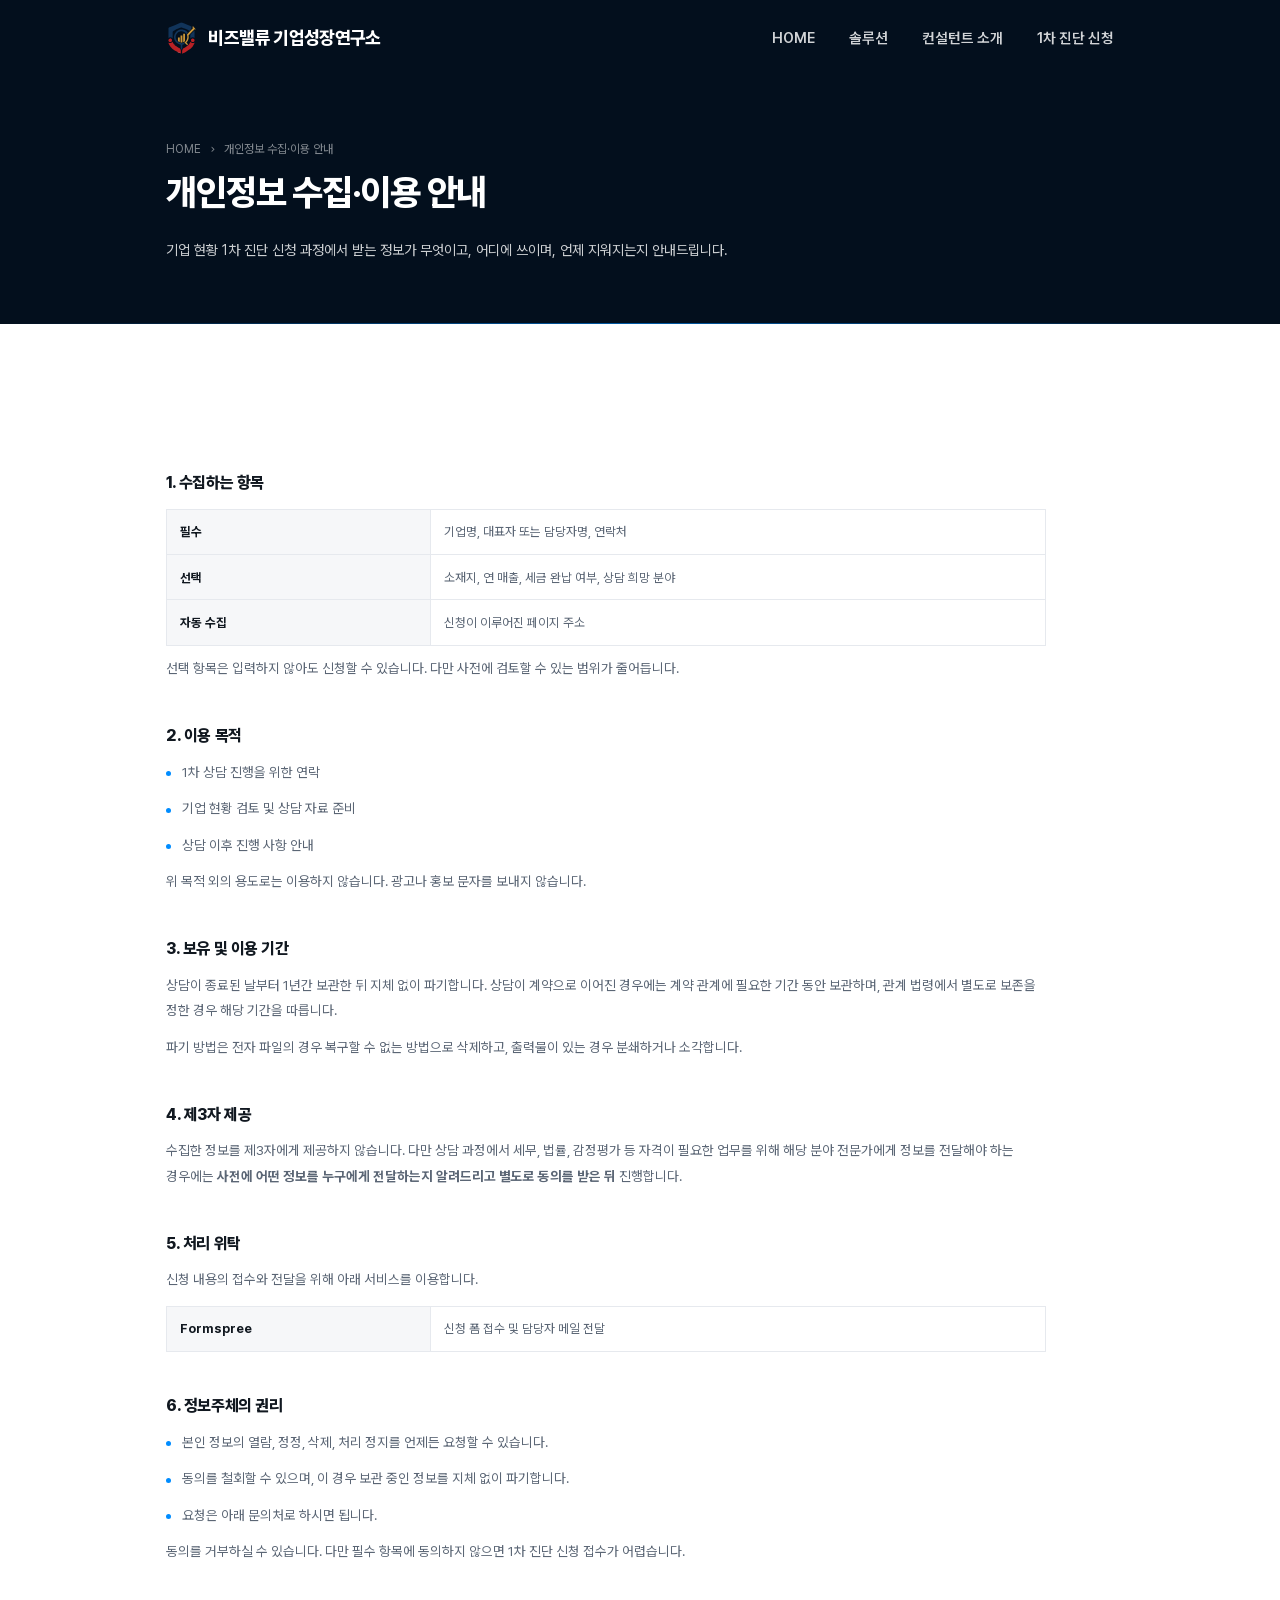
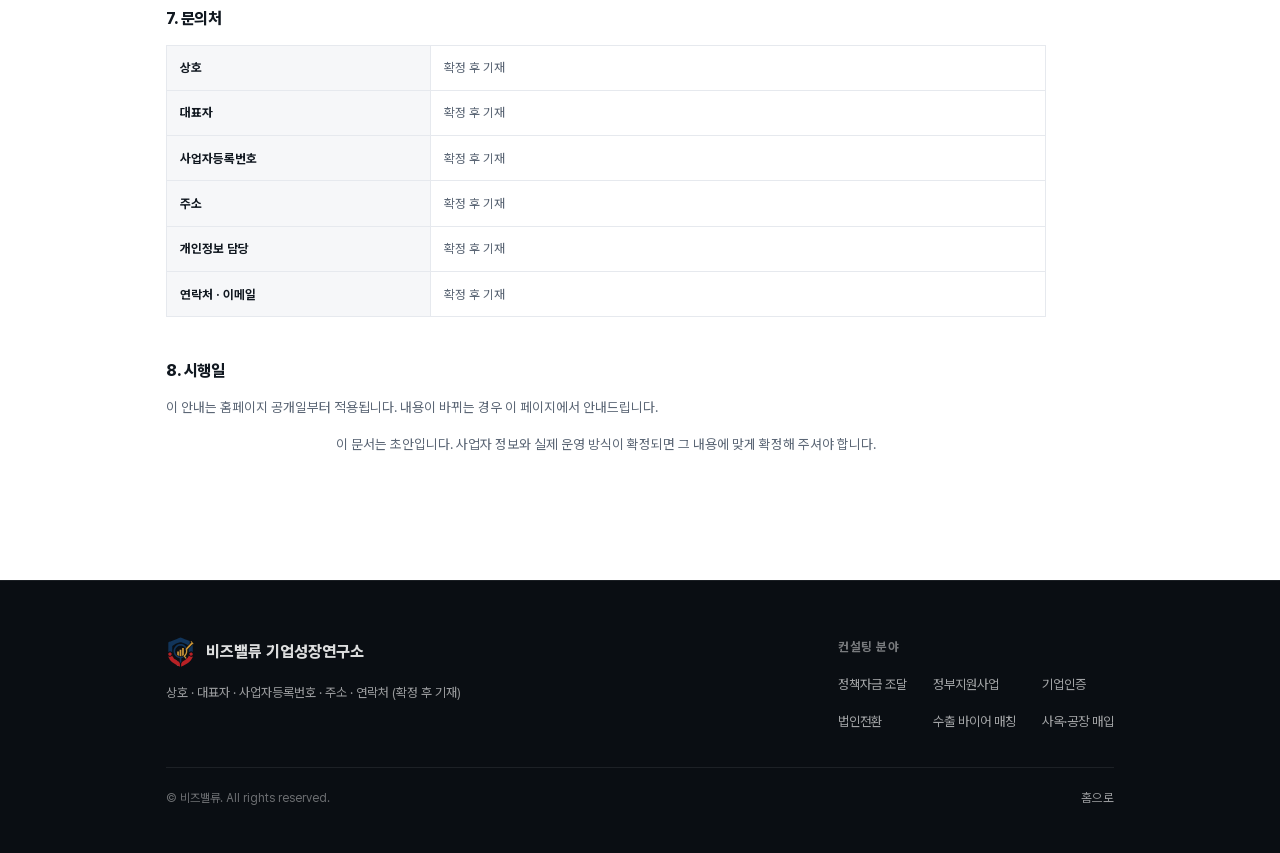
<file: privacy.html>
<!DOCTYPE html>
<html lang="ko">
<head>
<meta charset="utf-8">
<meta name="viewport" content="width=device-width, initial-scale=1, viewport-fit=cover">
<title>개인정보 수집·이용 안내 | 비즈밸류 기업성장연구소</title>
<meta name="description" content="기업 현황 1차 진단 신청 시 수집하는 개인정보의 항목과 목적, 보유 기간을 안내합니다.">
<meta name="robots" content="noindex, nofollow">
<!-- 정식 도메인이 정해지면 아래 canonical / og:url / og:image 의 주소를 새 도메인으로 바꿔야 합니다. -->
<link rel="canonical" href="https://vdirectors00-blip.github.io/Chief-physician/privacy.html">
<meta property="og:url" content="https://vdirectors00-blip.github.io/Chief-physician/privacy.html">
<meta property="og:site_name" content="비즈밸류 기업성장연구소">
<meta property="og:locale" content="ko_KR">
<meta property="og:image" content="https://vdirectors00-blip.github.io/Chief-physician/assets/img/hero.jpg">
<meta name="twitter:card" content="summary_large_image">
<link rel="icon" href="assets/img/favicon.ico" sizes="any">
<link rel="apple-touch-icon" href="assets/img/apple-touch-icon.png">
<meta name="theme-color" content="#030f1d">
<link rel="preload" as="font" type="font/woff2" href="assets/fonts/PretendardVariable.subset.woff2" crossorigin>
<link rel="stylesheet" href="assets/css/style.css">
</head>
<body class="is-sub">

<a class="skip" href="#main">본문 바로가기</a>

<header class="header" id="header">
  <div class="container header__inner">
    <!-- TODO:LOGO -->
    <a class="logo" href="index.html"><img class="logo__mark" src="assets/img/logo.svg" alt="" aria-hidden="true" width="32" height="32"><span>비즈밸류 기업성장연구소</span></a>
    <nav class="nav" id="nav">
      <a href="index.html" class="nav__link">HOME</a>
      <a href="index.html#services" class="nav__link">솔루션</a>
      <a href="index.html#consultant" class="nav__link">컨설턴트 소개</a>
      <a href="index.html#apply" class="nav__link">1차 진단 신청</a>
    </nav>
    <button class="burger" id="burger" aria-label="메뉴 열기" aria-expanded="false" aria-controls="nav">
      <span></span><span></span><span></span>
    </button>
  </div>
</header>

<main id="main">

<section class="subhero">
  <div class="container">
    <p class="crumb"><a href="index.html">HOME</a> <span aria-hidden="true">&rsaquo;</span> 개인정보 수집·이용 안내</p>
    <h1 class="subhero__title">개인정보 수집·이용 안내</h1>
    <p class="subhero__lead">기업 현황 1차 진단 신청 과정에서 받는 정보가 무엇이고, 어디에 쓰이며, 언제 지워지는지 안내드립니다.</p>
  </div>
</section>

<section class="sec sec--light">
  <div class="container">
    <div class="policy reveal">

      <h2>1. 수집하는 항목</h2>
      <table>
        <tr><th>필수</th><td>기업명, 대표자 또는 담당자명, 연락처</td></tr>
        <tr><th>선택</th><td>소재지, 연 매출, 세금 완납 여부, 상담 희망 분야</td></tr>
        <tr><th>자동 수집</th><td>신청이 이루어진 페이지 주소</td></tr>
      </table>
      <p>선택 항목은 입력하지 않아도 신청할 수 있습니다. 다만 사전에 검토할 수 있는 범위가 줄어듭니다.</p>

      <h2>2. 이용 목적</h2>
      <ul>
        <li>1차 상담 진행을 위한 연락</li>
        <li>기업 현황 검토 및 상담 자료 준비</li>
        <li>상담 이후 진행 사항 안내</li>
      </ul>
      <p>위 목적 외의 용도로는 이용하지 않습니다. 광고나 홍보 문자를 보내지 않습니다.</p>

      <h2>3. 보유 및 이용 기간</h2>
      <p>상담이 종료된 날부터 1년간 보관한 뒤 지체 없이 파기합니다.
         상담이 계약으로 이어진 경우에는 계약 관계에 필요한 기간 동안 보관하며,
         관계 법령에서 별도로 보존을 정한 경우 해당 기간을 따릅니다.</p>
      <p>파기 방법은 전자 파일의 경우 복구할 수 없는 방법으로 삭제하고,
         출력물이 있는 경우 분쇄하거나 소각합니다.</p>

      <h2>4. 제3자 제공</h2>
      <p>수집한 정보를 제3자에게 제공하지 않습니다.
         다만 상담 과정에서 세무, 법률, 감정평가 등 자격이 필요한 업무를 위해
         해당 분야 전문가에게 정보를 전달해야 하는 경우에는
         <strong>사전에 어떤 정보를 누구에게 전달하는지 알려드리고 별도로 동의를 받은 뒤</strong> 진행합니다.</p>

      <h2>5. 처리 위탁</h2>
      <p>신청 내용의 접수와 전달을 위해 아래 서비스를 이용합니다.</p>
      <table>
        <tr><th>Formspree</th><td>신청 폼 접수 및 담당자 메일 전달</td></tr>
        <!-- TODO:BIZ  알림 서비스(알리고 등)를 연결하면 이 표에 한 줄 추가해야 합니다. -->
      </table>

      <h2>6. 정보주체의 권리</h2>
      <ul>
        <li>본인 정보의 열람, 정정, 삭제, 처리 정지를 언제든 요청할 수 있습니다.</li>
        <li>동의를 철회할 수 있으며, 이 경우 보관 중인 정보를 지체 없이 파기합니다.</li>
        <li>요청은 아래 문의처로 하시면 됩니다.</li>
      </ul>
      <p>동의를 거부하실 수 있습니다. 다만 필수 항목에 동의하지 않으면
         1차 진단 신청 접수가 어렵습니다.</p>

      <h2>7. 문의처</h2>
      <!-- TODO:BIZ  상호, 대표자, 사업자등록번호, 주소, 담당자, 연락처, 이메일을 채워주세요. -->
      <table>
        <tr><th>상호</th><td>확정 후 기재</td></tr>
        <tr><th>대표자</th><td>확정 후 기재</td></tr>
        <tr><th>사업자등록번호</th><td>확정 후 기재</td></tr>
        <tr><th>주소</th><td>확정 후 기재</td></tr>
        <tr><th>개인정보 담당</th><td>확정 후 기재</td></tr>
        <tr><th>연락처 · 이메일</th><td>확정 후 기재</td></tr>
      </table>

      <h2>8. 시행일</h2>
      <p>이 안내는 홈페이지 공개일부터 적용됩니다. 내용이 바뀌는 경우 이 페이지에서 안내드립니다.</p>

      <p class="note">이 문서는 초안입니다. 사업자 정보와 실제 운영 방식이 확정되면
         그 내용에 맞게 확정해 주셔야 합니다.</p>
    </div>
  </div>
</section>

</main>

<footer class="footer">
  <div class="container footer__inner">
    <div class="footer__cols">
      <div class="footer__brand">
        <p class="footer__logo"><img src="assets/img/logo.svg" alt="" aria-hidden="true" width="30" height="30"><span>비즈밸류 기업성장연구소</span></p>
        <!-- TODO:BIZ -->
        <p class="footer__biz">상호 · 대표자 · 사업자등록번호 · 주소 · 연락처 (확정 후 기재)</p>
      </div>

      <nav class="footer__nav" aria-label="컨설팅 분야">
        <p class="footer__navtitle">컨설팅 분야</p>
        <ul>
          <li><a href="services/policy-fund.html">정책자금 조달</a></li>
          <li><a href="services/gov-program.html">정부지원사업</a></li>
          <li><a href="services/certification.html">기업인증</a></li>
          <li><a href="services/incorporation.html">법인전환</a></li>
          <li><a href="services/export.html">수출 바이어 매칭</a></li>
          <li><a href="services/asset.html">사옥·공장 매입</a></li>
        </ul>
      </nav>
    </div>

    <div class="footer__bottom">
      <p class="footer__copy">&copy; 비즈밸류. All rights reserved.</p>
      <a class="footer__policy" href="index.html">홈으로</a>
    </div>
  </div>
</footer>

<script src="assets/js/main.js"></script>
</body>
</html>
</file>
<file: assets/css/style.css>
/* =========================================================
   경영주치의 랜딩 초안
   시안: 경영주치의.jpg (1920 x 12200)
   ========================================================= */

/* 폰트 자체 호스팅.
   이 사이트에 실제로 쓰인 글자만 남긴 Pretendard 서브셋입니다 (330KB -> 105KB).
   ※ 화면 문구를 새로 추가하거나 바꾸면 tools/make_font_subset.py 를 다시 돌려
     assets/fonts/PretendardVariable.subset.woff2 를 갱신해야 합니다.
     (갱신하지 않으면 새 글자만 시스템 기본 글꼴로 나옵니다) */
@font-face{
  font-family:"Pretendard Variable";
  font-weight:45 920;
  font-style:normal;
  font-display:swap;
  src:url("../fonts/PretendardVariable.subset.woff2") format("woff2-variations");
}

:root{
  --navy:#030f1d;
  --navy-2:#09182b;
  --navy-3:#0d1c30;
  --ink:#161415;
  --blue:#008cff;
  --blue-deep:#054680;
  --blue-soft:#3ba3ff;
  /* 로고에서 뽑은 보조색. 파랑=행동(버튼·링크·활성), 골드=서수·라벨·장식 으로 역할을 나눈다 */
  --gold:#c8973a;
  --gold-soft:#e0b05c;
  --gold-dim:rgba(200,151,58,.14);
  --white:#fff;
  --grey:#f6f7f9;
  --line:#e6e9ee;
  --txt:#111820;
  --txt-sub:#5b6675;
  /* 시안(1920 기준) 본문 폭 1420 = 74%, 섹션 상하 여백 실측 평균 181px = 9.4vw */
  --wrap:1420px;
  --pad:clamp(70px,9.6vw,190px);
  --radius:14px;
  --shadow:0 18px 50px rgba(3,15,29,.10);
  --ease:cubic-bezier(.22,.7,.3,1);
}

*,*::before,*::after{box-sizing:border-box}
html{scroll-behavior:smooth;scroll-padding-top:84px;-webkit-text-size-adjust:100%}
body{
  margin:0;
  font-family:"Pretendard Variable",Pretendard,-apple-system,BlinkMacSystemFont,"Malgun Gothic","맑은 고딕",system-ui,sans-serif;
  color:var(--txt);
  background:var(--white);
  line-height:1.62;
  word-break:keep-all;
  overflow-wrap:break-word;
  -webkit-font-smoothing:antialiased;
}
img{max-width:100%;height:auto;display:block}
a{color:inherit;text-decoration:none}
ul,ol,dl,dd{margin:0;padding:0;list-style:none}
h1,h2,h3,p{margin:0}
button,input{font:inherit;color:inherit}

.container{width:min(var(--wrap),74%);margin:0 auto}

.skip{position:absolute;left:-9999px;top:0;z-index:200;background:var(--blue);color:#fff;padding:10px 16px}
.skip:focus{left:0}

/* ================= 등장 애니메이션 ================= */
.reveal{opacity:0;transform:translateY(26px);transition:opacity .75s var(--ease),transform .75s var(--ease)}
.reveal.is-in{opacity:1;transform:none}
.reveal[data-delay="1"]{transition-delay:.09s}
.reveal[data-delay="2"]{transition-delay:.18s}
@media (prefers-reduced-motion:reduce){
  html{scroll-behavior:auto}
  .reveal{opacity:1;transform:none;transition:none}
}

/* ================= 헤더 ================= */
.header{
  position:fixed;inset:0 0 auto 0;z-index:100;
  transition:background .35s var(--ease),box-shadow .35s var(--ease),backdrop-filter .35s;
}
.header.is-solid{background:rgba(3,15,29,.94);backdrop-filter:blur(10px);box-shadow:0 1px 0 rgba(255,255,255,.07)}
.header__inner{display:flex;align-items:center;gap:40px;height:76px}
.logo{
  display:flex;align-items:center;gap:10px;
  font-size:18px;font-weight:800;letter-spacing:-.035em;color:#fff;white-space:nowrap;
}
.logo__mark{width:32px;height:32px;flex:0 0 auto}
.nav{display:flex;align-items:center;gap:34px;margin-left:auto}
.nav__link{
  position:relative;font-size:14.5px;font-weight:600;color:rgba(255,255,255,.82);
  padding:6px 0;transition:color .2s;
}
.nav__link::after{
  content:"";position:absolute;left:0;right:100%;bottom:0;height:2px;background:var(--blue);
  transition:right .28s var(--ease);
}
.nav__link:hover{color:#fff}
.nav__link:hover::after,.nav__link.is-active::after{right:0}

.burger{display:none;margin-left:auto;width:44px;height:44px;background:none;border:0;padding:10px;cursor:pointer}
.burger span{display:block;height:2px;background:#fff;margin:5px 0;transition:transform .3s var(--ease),opacity .2s}
.burger[aria-expanded="true"] span:nth-child(1){transform:translateY(7px) rotate(45deg)}
.burger[aria-expanded="true"] span:nth-child(2){opacity:0}
.burger[aria-expanded="true"] span:nth-child(3){transform:translateY(-7px) rotate(-45deg)}

/* ================= 히어로 ================= */
.hero{
  position:relative;min-height:100svh;display:flex;align-items:center;
  background:#000;overflow:hidden;
}
.hero__bg{
  position:absolute;inset:0;
  background:url("../img/hero.jpg") center 42%/cover no-repeat;
  background-image:image-set(url("../img/hero.webp") type("image/webp"),url("../img/hero.jpg") type("image/jpeg"));
  transform:scale(1.04);
  animation:heroIn 1.6s var(--ease) both;
}
/* 4K·초광폭 화면에서는 더 큰 소스로 교체 */
@media (min-width:2100px){
  .hero__bg{background-image:image-set(url("../img/hero-4k.webp") type("image/webp"),url("../img/hero.jpg") type("image/jpeg"))}
}
.hero__bg::after{
  content:"";position:absolute;inset:0;
  background:
    radial-gradient(58% 46% at 50% 44%,rgba(3,15,29,.62) 0%,rgba(3,15,29,.28) 62%,rgba(3,15,29,0) 100%),radial-gradient(120% 84% at 50% 45%,rgba(0,0,0,.10) 0%,rgba(0,0,0,.30) 72%,rgba(3,15,29,.60) 100%),
    linear-gradient(180deg,rgba(3,15,29,.58) 0%,rgba(3,15,29,0) 24%,rgba(3,15,29,0) 60%,rgba(3,15,29,.9) 100%);
}
@keyframes heroIn{from{transform:scale(1.12);opacity:.35}to{transform:scale(1.04);opacity:1}}
.hero__inner{position:relative;text-align:center;padding:120px 24px 140px}
.hero__title{
  color:#fff;font-weight:800;letter-spacing:-.035em;line-height:1.28;
  font-size:clamp(28px,3.3vw,64px);
  text-shadow:0 4px 30px rgba(0,0,0,.5);
}
.hero__title em{font-style:normal;color:var(--blue-soft)}
.hero__lead{
  margin-top:clamp(20px,1.9vw,36px);color:rgba(255,255,255,.9);font-size:clamp(14px,1.2vw,23px);
  line-height:1.85;text-shadow:0 2px 18px rgba(0,0,0,.55);
}
.hero__cta{margin-top:clamp(34px,3.3vw,62px);display:flex;justify-content:center;gap:14px;flex-wrap:wrap}
.hero__scroll{
  position:absolute;left:50%;bottom:34px;width:1px;height:52px;
  background:linear-gradient(180deg,rgba(255,255,255,0),rgba(255,255,255,.7));
  animation:scrollHint 2.1s var(--ease) infinite;
}
@keyframes scrollHint{0%{opacity:0;transform:translateY(-14px) scaleY(.5)}45%{opacity:1}100%{opacity:0;transform:translateY(14px) scaleY(1)}}

/* ================= 버튼 ================= */
.btn{
  display:inline-flex;align-items:center;justify-content:center;
  height:clamp(52px,3.9vw,75px);padding:0 clamp(28px,2.4vw,46px);border-radius:8px;border:1px solid transparent;
  font-size:clamp(15px,1.11vw,21px);font-weight:700;letter-spacing:-.02em;cursor:pointer;
  transition:transform .22s var(--ease),background .22s,box-shadow .22s,border-color .22s;
}
.btn--primary{background:var(--blue);color:#fff;box-shadow:0 10px 26px rgba(0,140,255,.28)}
.btn--primary:hover{background:#0a7ce0;transform:translateY(-2px);box-shadow:0 16px 34px rgba(0,140,255,.36)}
.btn--ghost{background:rgba(255,255,255,.04);color:#fff;border-color:rgba(255,255,255,.6)}
.btn--ghost:hover{background:rgba(255,255,255,.13);transform:translateY(-2px)}
.btn--block{width:100%;height:60px;margin-top:26px}

/* ================= 섹션 공통 ================= */
.sec{padding:var(--pad) 0}
.sec--navy{background:var(--navy);color:#fff}
.sec--navy2{background:var(--navy-2);color:#fff}
.sec--light{background:var(--white);color:var(--txt)}
.sec--soft{background:var(--grey);color:var(--txt)}
.sec--ink{background:var(--ink);color:#fff}

.eyebrow{font-size:clamp(12.5px,0.94vw,17px);font-weight:700;letter-spacing:.02em;color:var(--gold);margin-bottom:clamp(6px,0.6vw,11px)}
.h2{
  font-size:clamp(25px,3.13vw,60px);font-weight:800;letter-spacing:-.035em;line-height:1.34;color:#fff;
}
.h2 em{font-style:normal;color:var(--blue)}
.h2--dark{color:var(--txt)}
.h2--left{text-align:left}
.h2--center{text-align:center}

.body{margin-top:clamp(22px,2vw,38px);font-size:clamp(14px,1.15vw,22px);line-height:1.95;color:var(--txt-sub)}
.sec--ink .body,.sec--navy .body{color:rgba(255,255,255,.78)}
.body--center{text-align:center}
.body--left{text-align:left}

/* 사진이 깔리는 섹션 공통 */
.sec--photo,.band--photo{position:relative;overflow:hidden}
.sec--photo>.container,.band--photo>.container{position:relative;z-index:1}
.sec__bg,.band__bg{
  position:absolute;inset:0;
  background-position:center;background-size:cover;background-repeat:no-repeat;
}
.sec__bg::after,.band__bg::after{
  content:"";position:absolute;inset:0;
  background:linear-gradient(180deg,rgba(3,15,29,.9) 0%,rgba(3,15,29,.8) 45%,rgba(3,15,29,.94) 100%);
}
.band--photo .band__bg{
  background-image:url("../img/band-city.jpg");
  background-image:image-set(url("../img/band-city.webp") type("image/webp"),url("../img/band-city.jpg") type("image/jpeg"));
}
.band--photo .band__bg::after{
  background:linear-gradient(180deg,rgba(3,15,29,.86) 0%,rgba(3,15,29,.74) 42%,rgba(3,15,29,.92) 100%);
}
.sec--photo .sec__bg{
  background-image:url("../img/form-city.jpg");
  background-image:image-set(url("../img/form-city.webp") type("image/webp"),url("../img/form-city.jpg") type("image/jpeg"));
}

/* 접근 방식 도입부: 글 + 사진 좌우 분할 */
.lead2{display:grid;grid-template-columns:1.15fr .85fr;gap:clamp(32px,3.6vw,72px);align-items:center}
.lead2__fig{margin:0;border-radius:12px;overflow:hidden;box-shadow:var(--shadow)}
.lead2__fig img{width:100%;height:100%;object-fit:cover;aspect-ratio:3/2}
@media (max-width:900px){
  .lead2{grid-template-columns:1fr;gap:26px}
  .lead2__fig{order:-1}
}

/* 접근 방식 안에 이어지는 3대 핵심 가치 */
.approach__split{
  margin-top:clamp(48px,4.6vw,92px);padding-top:clamp(44px,4.2vw,84px);
  border-top:1px solid var(--line);
}
.approach__split .h2{margin-bottom:0}

/* ================= 고민 리스트 ================= */
/* 섹션 안의 모든 블록은 제목과 같은 왼쪽 기준선에서 시작한다.
   가운데 정렬은 사진을 깐 선언 성격의 구간(히어로·선언 배너·최종 CTA)에서만 쓴다. */
.worries{margin-top:clamp(40px,4vw,74px);display:grid;grid-template-columns:repeat(2,1fr);gap:clamp(12px,1.1vw,18px)}
.worry{
  display:flex;align-items:flex-start;gap:clamp(12px,1.25vw,24px);
  padding:clamp(18px,1.55vw,30px) clamp(20px,2.1vw,40px);border:1px solid rgba(255,255,255,.12);border-radius:10px;
  background:linear-gradient(180deg,rgba(255,255,255,.035),rgba(255,255,255,.012));
  transition:border-color .3s,transform .3s var(--ease),background .3s;
}
.worry__no{color:var(--gold-soft);font-weight:800;font-size:clamp(13px,1.12vw,21px);flex:none;line-height:1.7}
.worry__txt{font-size:clamp(14.5px,1.17vw,22px);color:rgba(255,255,255,.92);line-height:1.7}
.worries__closing{
  margin-top:clamp(42px,4.6vw,88px);font-size:clamp(16px,1.55vw,30px);
  font-weight:700;line-height:1.85;letter-spacing:-.03em;color:#fff;
}

/* ================= 4단계 ================= */
.steps{margin-top:clamp(46px,4.8vw,92px)}
.steps__list{display:grid;grid-template-columns:repeat(4,1fr);gap:clamp(12px,1.2vw,22px)}
.step{
  position:relative;display:flex;flex-direction:column;align-items:flex-start;
  padding:clamp(24px,2.2vw,40px) clamp(20px,1.8vw,32px) clamp(24px,2.2vw,38px);
  background:var(--grey);border:1px solid var(--line);border-radius:12px;
}
/* 단계 사이 진행 화살표 */
.step:not(:last-child)::after{
  content:"";position:absolute;top:50%;right:calc(clamp(12px,1.2vw,22px) / -2);
  width:9px;height:9px;margin-top:-5px;margin-right:-4px;
  border-top:2px solid rgba(200,151,58,.75);border-right:2px solid rgba(200,151,58,.75);
  transform:rotate(45deg);
}
.step__icon{
  width:clamp(42px,3.1vw,58px);height:clamp(42px,3.1vw,58px);border-radius:12px;
  background:#fff;border:1px solid rgba(200,151,58,.45);display:grid;place-items:center;
}
.step__icon svg{width:52%;height:52%;fill:none;stroke:var(--gold);stroke-width:1.6;stroke-linecap:round;stroke-linejoin:round}
.step__dot{
  margin-top:clamp(14px,1.2vw,22px);
  color:var(--gold);font-weight:800;font-size:clamp(13px,0.97vw,18px);letter-spacing:.04em;
}
.step__label{
  margin-top:clamp(5px,0.5vw,9px);
  font-size:clamp(17px,1.42vw,27px);font-weight:800;letter-spacing:-.035em;color:var(--txt);
}
.step__desc{
  margin-top:clamp(9px,0.8vw,15px);
  font-size:clamp(12.5px,0.9vw,17px);line-height:1.7;color:var(--txt-sub);
}

/* ================= 서비스 카드 ================= */
.cards{margin-top:clamp(44px,5.2vw,100px);display:grid;grid-template-columns:repeat(3,1fr);gap:28px}
.card{
  position:relative;
  background:#fff;color:var(--txt);border-radius:var(--radius);overflow:hidden;
  padding:clamp(30px,2.4vw,46px) clamp(22px,2vw,38px) clamp(24px,2vw,38px);display:flex;flex-direction:column;
  transition:transform .32s var(--ease),box-shadow .32s var(--ease);
}
.card:hover{transform:translateY(-8px);box-shadow:0 26px 60px rgba(0,0,0,.45)}
.card__fig{margin:calc(-1 * clamp(30px,2.4vw,46px)) calc(-1 * clamp(22px,2vw,38px)) 0;position:relative;overflow:hidden}
.card__fig img{width:100%;aspect-ratio:16/9;object-fit:cover;transition:transform .6s var(--ease)}
.card__fig::after{content:"";position:absolute;inset:0;background:linear-gradient(180deg,rgba(3,15,29,.06),rgba(3,15,29,.22))}
.card:hover .card__fig img{transform:scale(1.06)}
/* 사진 경계에 걸치는 칩. 밝은 사진 위에서도 읽히도록 불투명 흰 바탕을 쓴다
   (반투명 골드였을 때 건물·회의실 사진 위에서 아이콘이 묻혔음) */
.card__icon{
  margin-top:clamp(-34px,-2.2vw,-26px);position:relative;z-index:1;
  background:#fff;box-shadow:0 8px 20px rgba(3,15,29,.22);
  width:clamp(46px,3.4vw,64px);height:clamp(46px,3.4vw,64px);border-radius:12px;
  display:grid;place-items:center;margin-bottom:clamp(16px,1.3vw,26px);
  border:1px solid rgba(200,151,58,.55);
}
.card__icon svg{width:56%;height:56%;fill:none;stroke:var(--gold);stroke-width:1.6;stroke-linecap:round;stroke-linejoin:round}
.card__no{color:var(--gold);font-weight:800;font-size:clamp(15px,1.18vw,22px);letter-spacing:.02em}
.card__title{margin-top:clamp(12px,0.85vw,16px);font-size:clamp(17px,1.32vw,25.5px);font-weight:800;letter-spacing:-.03em}
/* 줄바꿈 뒤에 한 단어만 남는 것을 막는다 (미지원 브라우저는 무시하고 지금처럼 흐른다) */
.card__lead{margin-top:clamp(12px,0.9vw,17px);font-size:clamp(14.5px,1.06vw,20.4px);font-weight:600;line-height:1.72;color:#1a2430;text-wrap:balance}
.card__desc{margin-top:clamp(12px,0.9vw,17px);font-size:clamp(12.5px,0.85vw,16.3px);line-height:1.72;color:#6b7686;text-wrap:pretty}
.card__more{
  margin-top:auto;padding-top:clamp(22px,1.6vw,31px);color:var(--blue);font-size:clamp(12.5px,0.89vw,17px);font-weight:700;
  display:inline-flex;align-items:center;gap:10px;
}
/* 카드 어디를 눌러도 상세로 가도록 링크 영역을 카드 전체로 넓힌다 */
.card__more::after{content:"";position:absolute;inset:0;z-index:2}
.card__more span{transition:transform .25s var(--ease)}
.card__more:hover span{transform:translateX(6px)}

/* ================= 컨설턴트 ================= */
.profile{margin-top:clamp(38px,4.6vw,88px);display:grid;grid-template-columns:clamp(280px,24vw,360px) 1fr;gap:clamp(40px,4vw,72px);align-items:stretch}
.profile__photo{overflow:hidden;border-radius:8px;background:var(--grey);min-height:100%}
.profile__photo img{width:100%;height:100%;object-fit:cover;object-position:center top}
.profile__title{font-size:clamp(20px,2.15vw,41px);font-weight:800;letter-spacing:-.035em;line-height:1.42}
.profile__txt{margin-top:clamp(20px,1.8vw,34px);font-size:clamp(15px,1.14vw,22px);line-height:1.95;color:var(--txt-sub)}
.tags{margin-top:clamp(26px,2.4vw,44px);display:flex;flex-wrap:wrap;gap:8px}
/* 사이트의 다른 칩(협업 분야·서비스 태그)과 같은 알약 형태로 맞춘다 */
.tag{
  background:var(--navy);color:#fff;font-size:clamp(12.5px,0.83vw,16px);font-weight:600;
  padding:clamp(8px,0.7vw,13px) clamp(13px,1.1vw,21px);border-radius:100px;letter-spacing:-.02em;
  white-space:nowrap;
}

/* ================= 선언 배너 ================= */
.band{background:var(--navy);padding:clamp(64px,9.8vw,190px) 0;text-align:center}
.band__txt{color:#fff;font-size:clamp(19px,2.35vw,45px);font-weight:800;letter-spacing:-.035em;line-height:1.5}

/* ================= 프로세스 ================= */
.steplist{margin-top:clamp(44px,5vw,96px);display:flex;flex-direction:column;gap:12px;position:relative}
.steprow{
  position:relative;
  display:grid;grid-template-columns:112px 190px 1fr;align-items:center;gap:0 clamp(16px,1.4vw,27px);
  padding:clamp(20px,1.7vw,32px) clamp(22px,2.1vw,40px);border:1px solid rgba(255,255,255,.13);border-radius:8px;
  background:rgba(255,255,255,.025);
}
.steprow__no{color:var(--gold-soft);font-weight:800;font-size:clamp(15px,1.14vw,22px);letter-spacing:.06em;white-space:nowrap}
.steprow__name{font-weight:700;font-size:clamp(15px,1.14vw,22px);letter-spacing:-.03em}
/* 단계가 이어진다는 느낌을 주는 세로선 */
.steprow:not(:last-child)::after{
  content:"";position:absolute;left:clamp(22px,2.1vw,40px);top:100%;height:12px;width:2px;
  background:rgba(200,151,58,.35);
}
.steprow__desc{font-size:clamp(14px,1.07vw,20.5px);color:rgba(255,255,255,.72);line-height:1.7}
.notice{
  margin-top:clamp(28px,3.2vw,62px);background:var(--blue-deep);border-radius:8px;
  padding:30px 24px;text-align:center;color:#fff;font-weight:700;
  font-size:clamp(14px,1.45vw,28px);letter-spacing:-.03em;line-height:1.6;
}

/* ================= 사례 ================= */
.case{margin-top:clamp(40px,5vw,96px);display:grid;grid-template-columns:1fr;gap:clamp(16px,1.6vw,28px)}
.case__label{font-size:clamp(17px,1.32vw,25px);font-weight:700;letter-spacing:-.03em}
.case__label span{color:var(--blue);font-weight:800;margin-right:10px}
.case__rows{display:flex;flex-direction:column;gap:12px}
.case__row{
  display:grid;grid-template-columns:110px 1fr;gap:22px;align-items:start;
  padding:22px 26px;border:1px solid rgba(255,255,255,.13);border-radius:8px;background:rgba(255,255,255,.025);
}
.case__row dt{font-weight:700;font-size:clamp(13.5px,0.97vw,19px)}
.case__row dd{font-size:clamp(13px,0.94vw,18px);line-height:1.75;color:rgba(255,255,255,.75)}

/* ================= 전문가 협업 ================= */
.mini{margin-top:clamp(42px,4.6vw,88px);font-size:clamp(16px,1.18vw,23px);font-weight:700;letter-spacing:-.03em;color:var(--gold)}
/* 협업 전문가. 사진을 받으면 원 안의 아이콘을 사진으로 갈아끼운다 */
.experts{
  margin-top:26px;display:grid;grid-template-columns:repeat(4,1fr);gap:clamp(12px,1.1vw,20px);
}
.expert{
  display:flex;flex-direction:column;align-items:center;text-align:center;
  padding:clamp(20px,1.7vw,32px) clamp(12px,1vw,18px);
  border:1px solid var(--line);border-radius:12px;background:#fff;
}
.expert__ph{
  width:clamp(58px,4.6vw,86px);height:clamp(58px,4.6vw,86px);border-radius:50%;
  background:var(--grey);border:1px solid var(--line);
  display:grid;place-items:center;overflow:hidden;flex:none;
}
.expert__ph svg{width:46%;height:46%;fill:none;stroke:var(--gold);stroke-width:1.5;stroke-linecap:round;stroke-linejoin:round}
.expert__ph img{width:100%;height:100%;object-fit:cover}
.expert__field{
  margin-top:clamp(12px,1vw,18px);font-size:clamp(13.5px,1vw,19px);
  font-weight:700;letter-spacing:-.03em;color:var(--txt);
}
.expert__name{margin-top:6px;font-size:clamp(12.5px,0.9vw,17px);font-weight:600;color:var(--txt-sub)}
.expert__org{margin-top:2px;font-size:clamp(11.5px,0.82vw,15px);color:#8b95a3}

.position{
  margin:26px 0 0;max-width:min(1080px,100%);background:var(--navy);color:#fff;
  font-weight:700;font-size:clamp(14px,1.4vw,26px);text-wrap:balance;
  padding:clamp(20px,1.7vw,32px) clamp(22px,2vw,38px);border-radius:6px;letter-spacing:-.03em;
}

/* ================= 신청 폼 ================= */
.formbox{
  margin:clamp(40px,4.6vw,88px) auto 0;max-width:980px;background:#12161c;
  border:1px solid rgba(255,255,255,.1);border-radius:14px;padding:clamp(30px,2.9vw,56px) clamp(30px,2.9vw,56px) clamp(28px,2.6vw,50px);
}
.formbox__title{font-size:clamp(19px,1.55vw,30px);font-weight:800;color:#fff;letter-spacing:-.035em}
.formbox__desc{margin-top:clamp(10px,0.9vw,16px);font-size:clamp(13px,0.94vw,17px);color:rgba(255,255,255,.66);line-height:1.8}
.form__grid{margin-top:30px;display:grid;grid-template-columns:repeat(3,1fr);gap:14px}
.field{display:block}
.field__label{display:block;margin-bottom:8px;font-size:13px;font-weight:600;color:rgba(255,255,255,.68);letter-spacing:-.02em}
.field__label em{font-style:normal;font-weight:500;color:rgba(255,255,255,.4)}
.field input{
  width:100%;height:50px;padding:0 16px;border-radius:6px;
  background:#171c23;border:1px solid rgba(255,255,255,.16);color:#fff;
  font-size:13.5px;transition:border-color .22s,background .22s;
}
.field input::placeholder{color:rgba(255,255,255,.42)}
.field input:focus{outline:none;border-color:var(--blue);background:#1b222b}
.form__legend{margin-top:28px;font-size:13px;color:rgba(255,255,255,.66)}
.form__chips{margin-top:14px;display:flex;flex-wrap:wrap;gap:10px}
.pick input{position:absolute;opacity:0;width:0;height:0}
.pick span{
  display:inline-block;padding:10px 18px;border-radius:6px;cursor:pointer;
  background:#171c23;border:1px solid rgba(255,255,255,.16);
  font-size:13px;color:rgba(255,255,255,.8);transition:all .22s var(--ease);
}
.pick span:hover{border-color:rgba(0,140,255,.6)}
.pick input:checked+span{background:var(--blue);border-color:var(--blue);color:#fff;font-weight:600}
.pick input:focus-visible+span{outline:2px solid var(--blue);outline-offset:2px}
.agree{margin-top:26px;display:flex;align-items:center;gap:10px;font-size:12.8px;color:rgba(255,255,255,.62);cursor:pointer}
.agree input{
  appearance:none;width:19px;height:19px;flex:none;border-radius:5px;cursor:pointer;
  background:#171c23;border:1px solid rgba(255,255,255,.28);
  display:grid;place-items:center;transition:background .2s,border-color .2s;
}
.agree input::after{
  content:"";width:10px;height:6px;border-left:2px solid #fff;border-bottom:2px solid #fff;
  transform:rotate(-45deg) translate(1px,-1px);opacity:0;transition:opacity .15s;
}
.agree input:checked{background:var(--blue);border-color:var(--blue)}
.agree input:checked::after{opacity:1}
.agree input:focus-visible{outline:2px solid var(--blue);outline-offset:2px}
.form__msg{margin-top:16px;font-size:13px;text-align:center;min-height:20px;color:var(--blue-soft)}
.form__msg.is-err{color:#ff8080}

/* ================= 푸터 ================= */
.footer{background:#0a0e13;color:rgba(255,255,255,.58);padding:56px 0 44px;border-top:1px solid rgba(255,255,255,.07)}
.footer__cols{display:grid;grid-template-columns:1fr auto;gap:clamp(28px,3vw,64px);align-items:start}
.footer__logo{display:flex;align-items:center;gap:10px;font-size:16px;font-weight:800;color:rgba(255,255,255,.86)}
.footer__logo img{width:30px;height:30px}
.footer__biz{margin-top:14px;font-size:12.8px;line-height:1.8}
.footer__navtitle{font-size:12.5px;font-weight:700;letter-spacing:.04em;color:rgba(255,255,255,.45)}
.footer__nav ul{margin-top:14px;display:grid;grid-template-columns:repeat(3,auto);gap:11px clamp(18px,2vw,38px)}
.footer__nav a{font-size:13.2px;color:rgba(255,255,255,.62);transition:color .22s}
.footer__nav a:hover{color:#fff}
.footer__bottom{
  margin-top:clamp(28px,2.6vw,44px);padding-top:20px;border-top:1px solid rgba(255,255,255,.08);
  display:flex;align-items:center;justify-content:space-between;gap:14px;flex-wrap:wrap;
}
.footer__copy{font-size:12px;color:rgba(255,255,255,.4)}
.footer__policy{font-size:12.5px;color:rgba(255,255,255,.58);transition:color .22s}
.footer__policy:hover{color:#fff}
@media (max-width:860px){
  .footer{padding:44px 0 36px}
  .footer__cols{grid-template-columns:1fr;gap:30px}
  .footer__nav ul{grid-template-columns:repeat(2,1fr)}
  /* 오른쪽 아래 떠 있는 버튼에 가리지 않도록 아래로 쌓는다 */
  .footer__bottom{flex-direction:column;align-items:flex-start;gap:10px}
}

/* ================= 플로팅 ================= */
.float{
  position:fixed;right:24px;bottom:24px;z-index:90;
  display:flex;flex-direction:column;gap:10px;
  opacity:0;transform:translateY(16px);pointer-events:none;
  transition:opacity .4s var(--ease),transform .4s var(--ease);
}
.float.is-on{opacity:1;transform:none;pointer-events:auto}
.float__btn{
  position:relative;width:54px;height:54px;border-radius:50%;
  display:grid;place-items:center;color:#fff;
  box-shadow:0 8px 24px rgba(0,0,0,.3);
  transition:transform .25s var(--ease),filter .25s;
}
.float__btn svg{width:24px;height:24px;fill:currentColor}
.float__btn:hover{transform:translateY(-3px) scale(1.06)}
.float__btn--tel{background:var(--blue);--tipbg:var(--blue);--tipfg:#fff}
.float__btn--kakao{background:#fee500;color:#000;--tipbg:#fee500;--tipfg:#000}
.float__btn--facebook{background:#1877f2;color:#fff;--tipbg:#1877f2;--tipfg:#fff}
.float__btn--insta{background:linear-gradient(45deg,#feda75,#fa7e1e,#d62976,#962fbf,#4f5bd5);--tipbg:#c9256b;--tipfg:#fff}
.float__btn--apply{background:var(--navy);border:1px solid rgba(255,255,255,.22)}
.float__btn--apply svg{fill:none;stroke:currentColor;stroke-width:1.7;stroke-linecap:round;stroke-linejoin:round}
/* 호버하면 버튼과 이어진 알약이 왼쪽으로 나오고 실제 연락처가 뜬다 (bnihero 방식).
   data-tip 이 비어 있으면 아무것도 뜨지 않는다 = 값을 아직 못 받은 상태 */
.float__btn{z-index:1}
.float__btn::after{
  content:attr(data-tip);
  position:absolute;right:calc(100% + 12px);top:50%;z-index:2;
  height:46px;display:flex;align-items:center;padding:0 26px 0 22px;
  border-radius:100px;white-space:nowrap;
  background:var(--tipbg,#0f1720);color:var(--tipfg,#fff);
  font-size:15.5px;font-weight:800;letter-spacing:-.02em;
  box-shadow:0 10px 26px rgba(0,0,0,.32);
  opacity:0;pointer-events:none;
  transform:translateY(-50%) translateX(14px);
  transition:opacity .24s var(--ease),transform .24s var(--ease);
}
.float__btn:hover::after{opacity:1;transform:translateY(-50%) translateX(0)}
.float__btn[data-tip=""]::after,.float__btn:not([data-tip])::after{display:none}
.float__btn[data-pending]{filter:grayscale(.15)}

/* ================= 반응형 ================= */
@media (max-width:1080px){
  :root{--pad:100px}
  .cards{grid-template-columns:repeat(2,1fr)}
  /* 시안 기준으로 넣은 줄바꿈이 좁은 화면에서 외톨이 줄을 만들어 해제한다 */
  .card__lead br,.body br,.hero__lead br,.profile__txt br{display:none}
  .profile{grid-template-columns:280px 1fr;gap:44px}
  .case{grid-template-columns:1fr;gap:26px}
  .experts{grid-template-columns:repeat(3,1fr)}
  .steprow{grid-template-columns:auto 1fr;gap:6px 14px}
  .steprow__name{grid-column:2}
  .steprow__desc{grid-column:2}
}

@media (max-width:860px){
  :root{--pad:84px}
  .container{width:auto;padding:0 24px}
  .header__inner{height:64px;gap:0}
  .burger{display:block}
  .nav{
    position:fixed;inset:64px 0 auto 0;flex-direction:column;align-items:stretch;gap:0;
    background:rgba(3,15,29,.98);backdrop-filter:blur(12px);
    padding:8px 24px 22px;margin:0;
    transform:translateY(-12px);opacity:0;pointer-events:none;
    transition:opacity .28s var(--ease),transform .28s var(--ease);
    border-bottom:1px solid rgba(255,255,255,.1);
  }
  .nav.is-open{opacity:1;transform:none;pointer-events:auto}
  .nav__link{padding:15px 0;border-bottom:1px solid rgba(255,255,255,.07);font-size:15px}
  .nav__link::after{display:none}

  .hero{min-height:78svh}
  .hero__inner{padding:84px 22px 76px}
  .hero__cta{flex-direction:column;align-items:stretch;gap:11px}
  .btn{height:52px;width:100%}

  .worries{margin-top:44px;grid-template-columns:1fr}
  .worry{padding:18px 20px;gap:12px}
  .worry__txt{font-size:14px}
  .worries__closing{margin-top:46px}

  .steps{margin-top:52px}
  .steps__list{grid-template-columns:1fr;gap:10px}
  .step:not(:last-child)::after{top:auto;bottom:-10px;right:50%;margin:0;transform:rotate(135deg) translateX(-4px)}

  .cards{grid-template-columns:1fr;gap:16px;margin-top:44px}
  .card{padding:30px 24px 26px}
  .card:hover{transform:none}

  .profile{grid-template-columns:1fr;gap:30px;margin-top:38px}
  .profile__photo{max-width:280px}

  .band{padding:74px 0}
  .steplist{margin-top:44px;gap:10px}
  .steprow{grid-template-columns:1fr;gap:8px;padding:20px 20px}
  .steprow__name{margin:0}
  .case__row{grid-template-columns:1fr;gap:8px;padding:18px 20px}

  .mini{margin-top:52px}
  .experts{grid-template-columns:repeat(2,1fr)}
  .form__grid{grid-template-columns:1fr}
  .formbox{padding:30px 22px 28px;margin-top:40px}

  .float{right:14px;bottom:14px;gap:8px}
  .float__btn{width:48px;height:48px}
  .float__btn svg{width:21px;height:21px}
  .float__btn--apply svg{fill:none;stroke:currentColor;stroke-width:1.7;stroke-linecap:round;stroke-linejoin:round}
.float__btn::after{display:none}
}

@media (max-width:339px){
  .experts{grid-template-columns:1fr}
}

/* =========================================================
   딥사이클 추가분 (요청서 반영)
   ========================================================= */

/* ---------- 3대 핵심 가치 (요청서 2번) ---------- */
/* 회사가 커가는 순서. 링크가 아니므로 버튼처럼 보이지 않게 둔다 */
.flow{
  margin:clamp(22px,2.2vw,40px) 0 0;display:flex;flex-wrap:wrap;align-items:center;
  gap:clamp(10px,1vw,18px) clamp(14px,1.4vw,26px);
}
.flow li{
  display:inline-flex;align-items:center;
  font-size:clamp(14px,1.09vw,21px);font-weight:700;letter-spacing:-.03em;color:var(--txt);
}
.flow li:not(:last-child)::after{
  content:"";margin-left:clamp(14px,1.4vw,26px);
  width:clamp(7px,0.55vw,10px);height:clamp(7px,0.55vw,10px);
  border-top:2px solid var(--gold);border-right:2px solid var(--gold);
  transform:rotate(45deg);
}


.values{margin-top:clamp(40px,4.6vw,88px);display:grid;grid-template-columns:repeat(3,1fr);gap:clamp(16px,1.6vw,30px)}
.value{
  position:relative;overflow:hidden;background:var(--grey);border:1px solid var(--line);border-radius:var(--radius);
  padding:clamp(28px,2.4vw,46px) clamp(22px,2vw,38px) clamp(24px,2vw,38px);
  display:flex;flex-direction:column;
}
.value__head{display:flex;align-items:center;gap:clamp(12px,1vw,18px);margin-bottom:clamp(16px,1.4vw,26px)}
.value__icon{
  width:clamp(44px,3.2vw,60px);height:clamp(44px,3.2vw,60px);border-radius:12px;flex:none;
  background:rgba(0,140,255,.08);border:1px solid rgba(0,140,255,.22);display:grid;place-items:center;
}
.value__icon svg{width:54%;height:54%;fill:none;stroke:var(--blue);stroke-width:1.6;stroke-linecap:round;stroke-linejoin:round}
.value__no{color:#98a3b2;font-weight:800;font-size:clamp(15px,1.14vw,21px);letter-spacing:.04em}
/* 제목이 한 줄인 카드와 두 줄인 카드의 본문 시작선을 맞춘다 */
.value__title{margin-top:clamp(12px,0.85vw,16px);font-size:clamp(18px,1.39vw,25.5px);font-weight:800;letter-spacing:-.03em;line-height:1.42;min-height:2.84em}
/* 설명 길이가 달라도 아래 태그 줄이 같은 높이에서 시작하도록 */
.value__desc{margin-top:clamp(12px,0.9vw,17px);font-size:clamp(13px,0.94vw,18px);line-height:1.8;color:var(--txt-sub)}
.value__tagslabel{
  margin-top:auto;padding-top:clamp(20px,1.7vw,32px);border-top:1px solid var(--line);
  font-size:clamp(11.5px,0.8vw,15px);font-weight:700;letter-spacing:.02em;color:#8b95a3;
}
.value__tags{margin-top:clamp(9px,0.8vw,14px);display:flex;flex-wrap:wrap;gap:8px}
.value__tags a{
  display:inline-block;padding:clamp(7px,0.6vw,12px) clamp(11px,1vw,19px);border-radius:100px;
  background:rgba(0,140,255,.09);color:#0a6fc4;font-size:clamp(12px,0.87vw,16.5px);font-weight:700;
  letter-spacing:-.03em;transition:background .22s,color .22s;
}
.value__tags a:hover{background:var(--blue);color:#fff}

/* ---------- 컨설팅 철학 본문 (요청서 8번) ---------- */
.creed{margin:clamp(30px,3vw,56px) auto 0;max-width:min(760px,88%);text-align:center}
.creed__lead{
  font-size:clamp(15.5px,1.22vw,23.5px);font-weight:700;color:var(--blue-soft);
  letter-spacing:-.03em;line-height:1.7;
  padding-bottom:clamp(16px,1.4vw,27px);
  border-bottom:1px solid rgba(255,255,255,.13);
}
.creed__txt{
  margin-top:clamp(10px,0.85vw,16px);font-size:clamp(13.5px,1vw,19px);line-height:1.9;
  color:rgba(255,255,255,.72);letter-spacing:-.02em;
}

/* ---------- 사례 탭 (요청서 10번) ---------- */
.case__tabs{display:grid;grid-template-columns:repeat(3,1fr);gap:clamp(10px,1vw,16px)}
.case__tab{
  display:flex;flex-direction:column;gap:5px;text-align:left;cursor:pointer;
  padding:clamp(16px,1.4vw,27px) clamp(18px,1.6vw,30px);
  background:transparent;border:1px solid rgba(255,255,255,.13);border-radius:8px;
  color:rgba(255,255,255,.62);font-weight:700;letter-spacing:-.03em;
  font-size:clamp(14px,1.02vw,19.5px);
  transition:border-color .25s,background .25s,color .25s;
}
.case__tab span{color:rgba(255,255,255,.4);font-size:clamp(11.5px,0.82vw,15.5px);font-weight:800;letter-spacing:.06em}
.case__tab:hover{border-color:rgba(0,140,255,.45);color:#fff}
.case__tab.is-active{background:rgba(0,140,255,.1);border-color:var(--blue);color:#fff}
.case__tab.is-active span{color:var(--blue)}
.case__rows.is-hidden{display:none}
.case__row dd.is-empty{color:rgba(255,255,255,.34)}
.case__row dd.is-empty::before{content:"";display:inline-block;width:22px;height:1px;background:rgba(255,255,255,.28);vertical-align:middle;margin-right:9px}

/* 밝은 배경 위의 사례 (프로세스~신청 폼 사이가 어둡게만 이어지지 않도록) */
.sec--soft .case__tab{
  background:#fff;border-color:var(--line);color:var(--txt-sub);
  box-shadow:0 2px 10px rgba(3,15,29,.04);
}
.sec--soft .case__tab span{color:#95a1b1}
.sec--soft .case__tab:hover{border-color:rgba(0,140,255,.45);color:var(--txt)}
.sec--soft .case__tab.is-active{background:rgba(0,140,255,.07);border-color:var(--blue);color:var(--txt)}
.sec--soft .case__tab.is-active span{color:var(--blue)}
.sec--soft .case__row{background:#fff;border-color:var(--line)}
.sec--soft .case__row dt{color:var(--txt)}
.sec--soft .case__row dd{color:var(--txt-sub)}
.sec--soft .case__row dd.is-empty{color:#98a3b2}
.sec--soft .case__row dd.is-empty::before{background:#c9d1db}

/* ---------- 모바일 하단 고정 CTA (요청서 14번) ---------- */
.bottombar{display:none}

/* ---------- 서비스 상세 페이지 ---------- */
.subhero{position:relative;background:var(--navy);color:#fff;
  /* 고정 헤더 높이만큼 더 띄운다 */
  padding:calc(var(--pad) * .62 + clamp(64px,4.4vw,84px)) 0 calc(var(--pad) * .5)}
.subhero::after{
  content:"";position:absolute;inset:auto 0 0 0;height:1px;
  background:linear-gradient(90deg,rgba(0,140,255,0),rgba(0,140,255,.6),rgba(0,140,255,0));
}
/* 상단 배경 사진 (랜딩 카드와 같은 파일을 다시 쓴다) */
.subhero--photo .subhero__bg{position:absolute;inset:0;z-index:0}
.subhero--photo .subhero__bg img{width:100%;height:100%;object-fit:cover;object-position:center 42%}
.subhero--photo .subhero__bg::after{
  content:"";position:absolute;inset:0;
  background:linear-gradient(180deg,rgba(3,15,29,.88) 0%,rgba(3,15,29,.8) 45%,rgba(3,15,29,.94) 100%);
}
.subhero--photo>.container{position:relative;z-index:1}
.crumb{display:flex;align-items:center;gap:9px;font-size:clamp(12px,0.87vw,16.5px);color:rgba(255,255,255,.5)}
.crumb a:hover{color:var(--blue-soft)}
.subhero__icon{
  margin-top:clamp(24px,2.2vw,42px);width:clamp(52px,4.2vw,80px);height:clamp(52px,4.2vw,80px);
  border-radius:14px;background:rgba(0,140,255,.12);border:1px solid rgba(0,140,255,.35);
  display:grid;place-items:center;
}
.subhero__icon svg{width:56%;height:56%;fill:none;stroke:var(--blue);stroke-width:1.6;stroke-linecap:round;stroke-linejoin:round}
.subhero__no{margin-top:clamp(20px,1.8vw,34px);color:var(--gold-soft);font-weight:800;font-size:clamp(13px,0.94vw,18px);letter-spacing:.06em}
.subhero__title{margin-top:10px;font-size:clamp(26px,2.8vw,54px);font-weight:800;letter-spacing:-.035em;line-height:1.3}
.subhero__lead{margin-top:clamp(18px,1.6vw,30px);font-size:clamp(14px,1.1vw,21px);line-height:1.85;color:rgba(255,255,255,.8);max-width:min(760px,100%)}

.need{margin-top:clamp(36px,3.4vw,64px);display:grid;grid-template-columns:repeat(2,1fr);gap:clamp(12px,1.1vw,21px)}
.need li{
  display:flex;gap:14px;align-items:flex-start;
  padding:clamp(18px,1.5vw,29px) clamp(20px,1.7vw,32px);
  border:1px solid var(--line);border-radius:10px;background:var(--grey);
  font-size:clamp(13.5px,0.99vw,19px);line-height:1.72;color:var(--txt);
}
.need li::before{
  content:"";flex:none;margin-top:.42em;width:clamp(14px,1vw,19px);height:clamp(14px,1vw,19px);
  border-radius:50%;background:rgba(0,140,255,.14);
  box-shadow:inset 0 0 0 clamp(3px,.22vw,4px) var(--blue);
}

.dolist{margin-top:clamp(36px,3.4vw,64px);display:flex;flex-direction:column;gap:clamp(12px,1.1vw,21px)}
.do{
  padding:clamp(22px,1.9vw,36px) clamp(24px,2.1vw,40px);
  border:1px solid rgba(255,255,255,.13);border-radius:10px;background:rgba(255,255,255,.025);
  transition:border-color .3s,background .3s;
}
.do__title{font-size:clamp(15px,1.11vw,21px);font-weight:700;letter-spacing:-.03em}
.do__title b{color:var(--blue);font-weight:800;margin-right:12px}
.do__txt{margin-top:clamp(9px,0.8vw,15px);font-size:clamp(13px,0.94vw,18px);line-height:1.82;color:rgba(255,255,255,.72)}

.checks{margin-top:clamp(36px,3.4vw,64px);display:grid;grid-template-columns:repeat(3,1fr);gap:clamp(12px,1.1vw,21px)}
.check{padding:clamp(22px,1.9vw,36px) clamp(20px,1.8vw,34px);border:1px solid var(--line);border-radius:10px;background:var(--grey)}
.check__title{font-size:clamp(14px,1.02vw,19.5px);font-weight:800;letter-spacing:-.03em;color:var(--txt)}
.check__txt{margin-top:clamp(9px,0.8vw,15px);font-size:clamp(12.5px,0.9vw,17px);line-height:1.8;color:var(--txt-sub)}

.faq{margin-top:clamp(36px,3.4vw,64px);display:flex;flex-direction:column;gap:12px}
.faq details{border:1px solid rgba(255,255,255,.13);border-radius:10px;background:rgba(255,255,255,.025);overflow:hidden}
.faq summary{
  list-style:none;cursor:pointer;display:flex;align-items:flex-start;gap:14px;
  padding:clamp(20px,1.7vw,32px) clamp(22px,1.9vw,36px);
  font-size:clamp(14px,1.02vw,19.5px);font-weight:700;letter-spacing:-.03em;color:#fff;
}
.faq summary::-webkit-details-marker{display:none}
.faq summary::before{content:"Q";flex:none;color:var(--blue);font-weight:800}
.faq summary::after{
  content:"";margin-left:auto;flex:none;width:11px;height:11px;margin-top:.35em;
  border-right:2px solid rgba(255,255,255,.45);border-bottom:2px solid rgba(255,255,255,.45);
  transform:rotate(45deg);transition:transform .28s var(--ease);
}
.faq details[open] summary::after{transform:rotate(-135deg)}
.faq p{
  padding:0 clamp(22px,1.9vw,36px) clamp(20px,1.7vw,32px) calc(clamp(22px,1.9vw,36px) + 24px);
  font-size:clamp(13px,0.94vw,18px);line-height:1.85;color:rgba(255,255,255,.72);
}

.endcta{text-align:center}
.endcta .btn{margin-top:clamp(24px,2.2vw,42px)}
.siblings{margin-top:clamp(40px,3.8vw,72px);display:grid;grid-template-columns:repeat(5,1fr);gap:10px}
.siblings a{
  padding:clamp(14px,1.2vw,23px) 10px;text-align:center;border:1px solid rgba(255,255,255,.14);
  border-radius:8px;font-size:clamp(12.5px,0.9vw,17px);font-weight:700;letter-spacing:-.03em;
  color:rgba(255,255,255,.72);transition:border-color .25s,color .25s,background .25s;
}
.siblings a:hover{border-color:var(--blue);color:#fff;background:rgba(0,140,255,.08)}
.note{
  margin-top:clamp(26px,2.4vw,46px);font-size:clamp(12px,0.85vw,16px);line-height:1.8;
  color:var(--txt-sub);text-align:center;
}
.sec--navy .note,.sec--ink .note,.sec--navy2 .note{color:rgba(255,255,255,.45)}

/* ---------- 추가분 반응형 ---------- */
@media (max-width:1080px){
  .values{grid-template-columns:1fr;gap:14px}
  .value__title br{display:none}
  .value__title{min-height:0}
  .checks{grid-template-columns:1fr}
  .need{grid-template-columns:1fr}
  .siblings{grid-template-columns:repeat(2,1fr)}
}

@media (max-width:860px){
  .flow{gap:8px 14px}
  .case__tabs{grid-template-columns:repeat(2,1fr)}
  .case__tab{padding:14px 16px}

  .bottombar{
    display:flex;position:fixed;left:0;right:0;bottom:0;z-index:95;gap:8px;
    padding:9px 12px calc(9px + env(safe-area-inset-bottom));
    background:rgba(3,15,29,.96);backdrop-filter:blur(12px);
    border-top:1px solid rgba(255,255,255,.12);
  }
  .bottombar__btn{
    height:50px;border-radius:8px;display:inline-flex;align-items:center;justify-content:center;
    gap:8px;font-size:14.5px;font-weight:700;letter-spacing:-.03em;
  }
  .bottombar__btn svg{width:18px;height:18px;fill:currentColor}
  .bottombar__btn--tel{flex:0 0 34%;background:rgba(255,255,255,.1);color:#fff;border:1px solid rgba(255,255,255,.28)}
  .bottombar__btn--apply{flex:1 1 auto;background:var(--blue);color:#fff}
  body{padding-bottom:68px}
  .float{bottom:80px;right:12px}
  .float__btn--tel,.float__btn--apply{display:none}
}

/* 상세 히어로 우측 워터마크 */
.subhero{overflow:hidden}
.subhero .container{position:relative}
.subhero__mark{
  position:absolute;right:0;top:50%;transform:translateY(-50%);
  width:clamp(180px,22vw,420px);height:clamp(180px,22vw,420px);
  pointer-events:none;opacity:.07;
}
.subhero__mark svg{width:100%;height:100%;fill:none;stroke:var(--blue);stroke-width:.7;stroke-linecap:round;stroke-linejoin:round}
@media (max-width:1080px){.subhero__mark{display:none}}

/* =========================================================
   딥사이클 2회차 — 리드 수집 개선
   ========================================================= */

/* ---------- 중간 CTA 띠 ---------- */
.midcta{background:var(--blue-deep);color:#fff;padding:clamp(34px,3.4vw,64px) 0}
.midcta__inner{
  display:flex;align-items:center;justify-content:space-between;
  gap:clamp(20px,2.2vw,42px);flex-wrap:wrap;
}
.midcta__title{font-size:clamp(17px,1.55vw,30px);font-weight:800;letter-spacing:-.035em;line-height:1.4}
.midcta__sub{
  margin-top:clamp(8px,0.7vw,13px);font-size:clamp(13px,0.94vw,18px);
  line-height:1.7;color:rgba(255,255,255,.78);
}
.midcta .btn--primary{background:#fff;color:var(--blue-deep);box-shadow:0 10px 26px rgba(0,0,0,.2);flex:none}
.midcta .btn--primary:hover{background:#eaf4ff;color:#053a6b}

/* ---------- 신청 완료 화면 ---------- */
.formdone{text-align:center;padding:clamp(30px,3vw,58px) 0 clamp(10px,1vw,20px)}
.formdone__mark{
  margin:0 auto;width:clamp(54px,4.4vw,84px);height:clamp(54px,4.4vw,84px);border-radius:50%;
  display:grid;place-items:center;color:var(--blue);
  background:rgba(0,140,255,.12);border:1px solid rgba(0,140,255,.4);
  animation:doneIn .5s var(--ease) both;
}
.formdone__mark svg{width:52%;height:52%}
@keyframes doneIn{from{opacity:0;transform:scale(.82)}to{opacity:1;transform:none}}
.formdone__title{
  margin-top:clamp(18px,1.6vw,30px);font-size:clamp(17px,1.3vw,25px);
  font-weight:800;letter-spacing:-.03em;color:#fff;
}
.formdone__txt{
  margin-top:clamp(10px,0.9vw,17px);font-size:clamp(13px,0.94vw,18px);
  line-height:1.85;color:rgba(255,255,255,.68);
}

/* 전송 중 */
.form.is-sending{opacity:.55;pointer-events:none}

/* ---------- 개인정보 처리방침 ---------- */
.policy{max-width:min(880px,100%)}
.policy h2{
  margin-top:clamp(34px,3.2vw,60px);font-size:clamp(16px,1.18vw,23px);
  font-weight:800;letter-spacing:-.03em;color:var(--txt);
}
.policy h2:first-of-type{margin-top:clamp(20px,1.8vw,34px)}
.policy p,.policy li{
  margin-top:clamp(10px,0.85vw,16px);font-size:clamp(13.5px,0.99vw,19px);
  line-height:1.9;color:var(--txt-sub);
}
.policy ul{margin-top:clamp(6px,0.5vw,10px);padding-left:0}
.policy li{position:relative;padding-left:16px}
.policy li::before{content:"";position:absolute;left:0;top:.85em;width:5px;height:5px;border-radius:50%;background:var(--blue)}
.policy table{width:100%;border-collapse:collapse;margin-top:clamp(12px,1vw,20px)}
.policy th,.policy td{
  border:1px solid var(--line);padding:clamp(11px,0.9vw,17px) clamp(12px,1vw,19px);
  font-size:clamp(12.5px,0.9vw,17px);line-height:1.7;text-align:left;
}
.policy th{background:var(--grey);font-weight:700;color:var(--txt);width:30%}
.policy td{color:var(--txt-sub)}

@media (max-width:860px){
  .midcta__inner{flex-direction:column;align-items:stretch;text-align:center}
  .midcta .btn--primary{width:100%}
  .policy th,.policy td{display:block;width:auto;border-top:0}
  .policy tr:first-child th{border-top:1px solid var(--line)}
}

/* ---------- 안내 토스트 (경고창 대체) ---------- */
.toast{
  position:fixed;left:50%;bottom:clamp(24px,3vw,56px);z-index:120;
  transform:translate(-50%,14px);opacity:0;pointer-events:none;
  max-width:min(420px,86vw);text-align:center;
  padding:14px 22px;border-radius:10px;
  background:rgba(3,15,29,.95);color:#fff;
  border:1px solid rgba(255,255,255,.16);
  box-shadow:0 16px 40px rgba(0,0,0,.35);
  font-size:13.5px;font-weight:600;letter-spacing:-.02em;line-height:1.6;
  transition:opacity .28s var(--ease),transform .28s var(--ease);
}
.toast.is-on{opacity:1;transform:translate(-50%,0)}
@media (max-width:860px){.toast{bottom:82px}}

/* ---------- 스팸 미끼 (사람 눈에 안 보이는 칸) ---------- */
.hp{position:absolute;left:-9999px;width:1px;height:1px;overflow:hidden}
</file>
